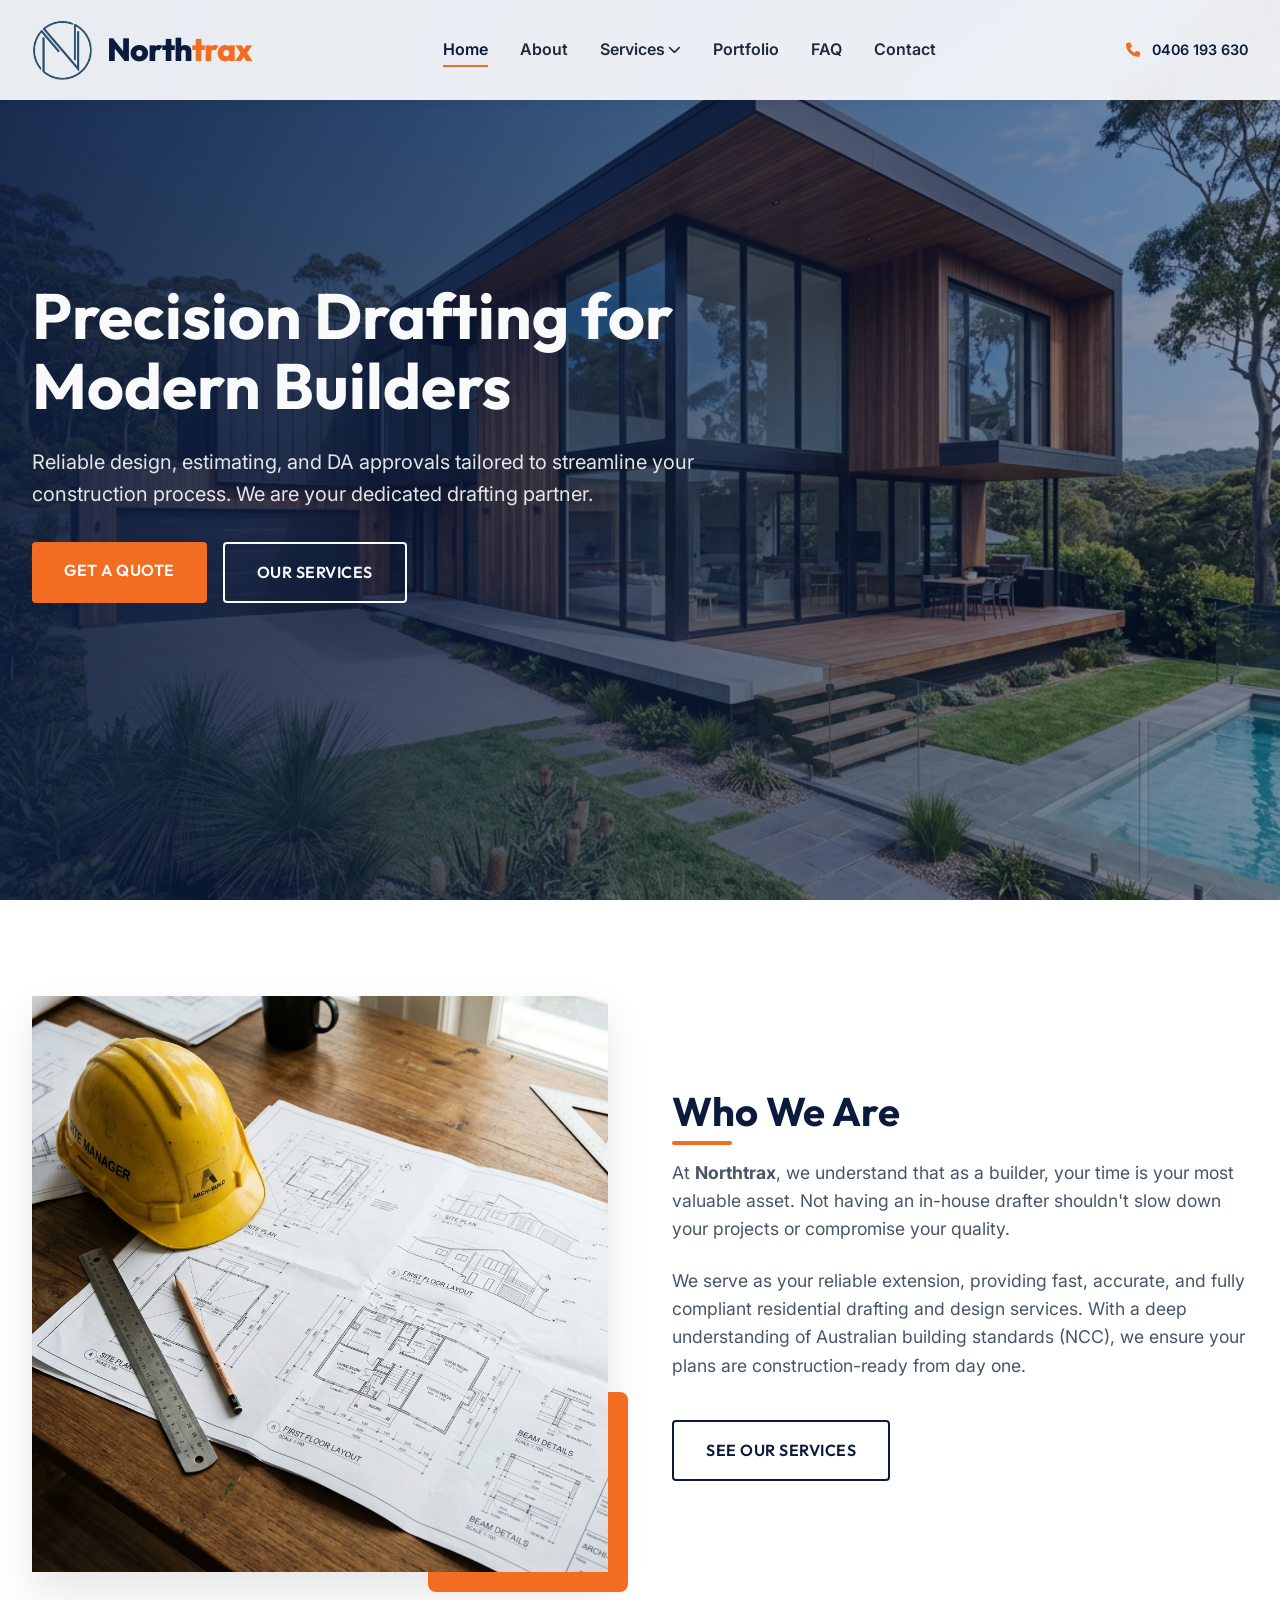
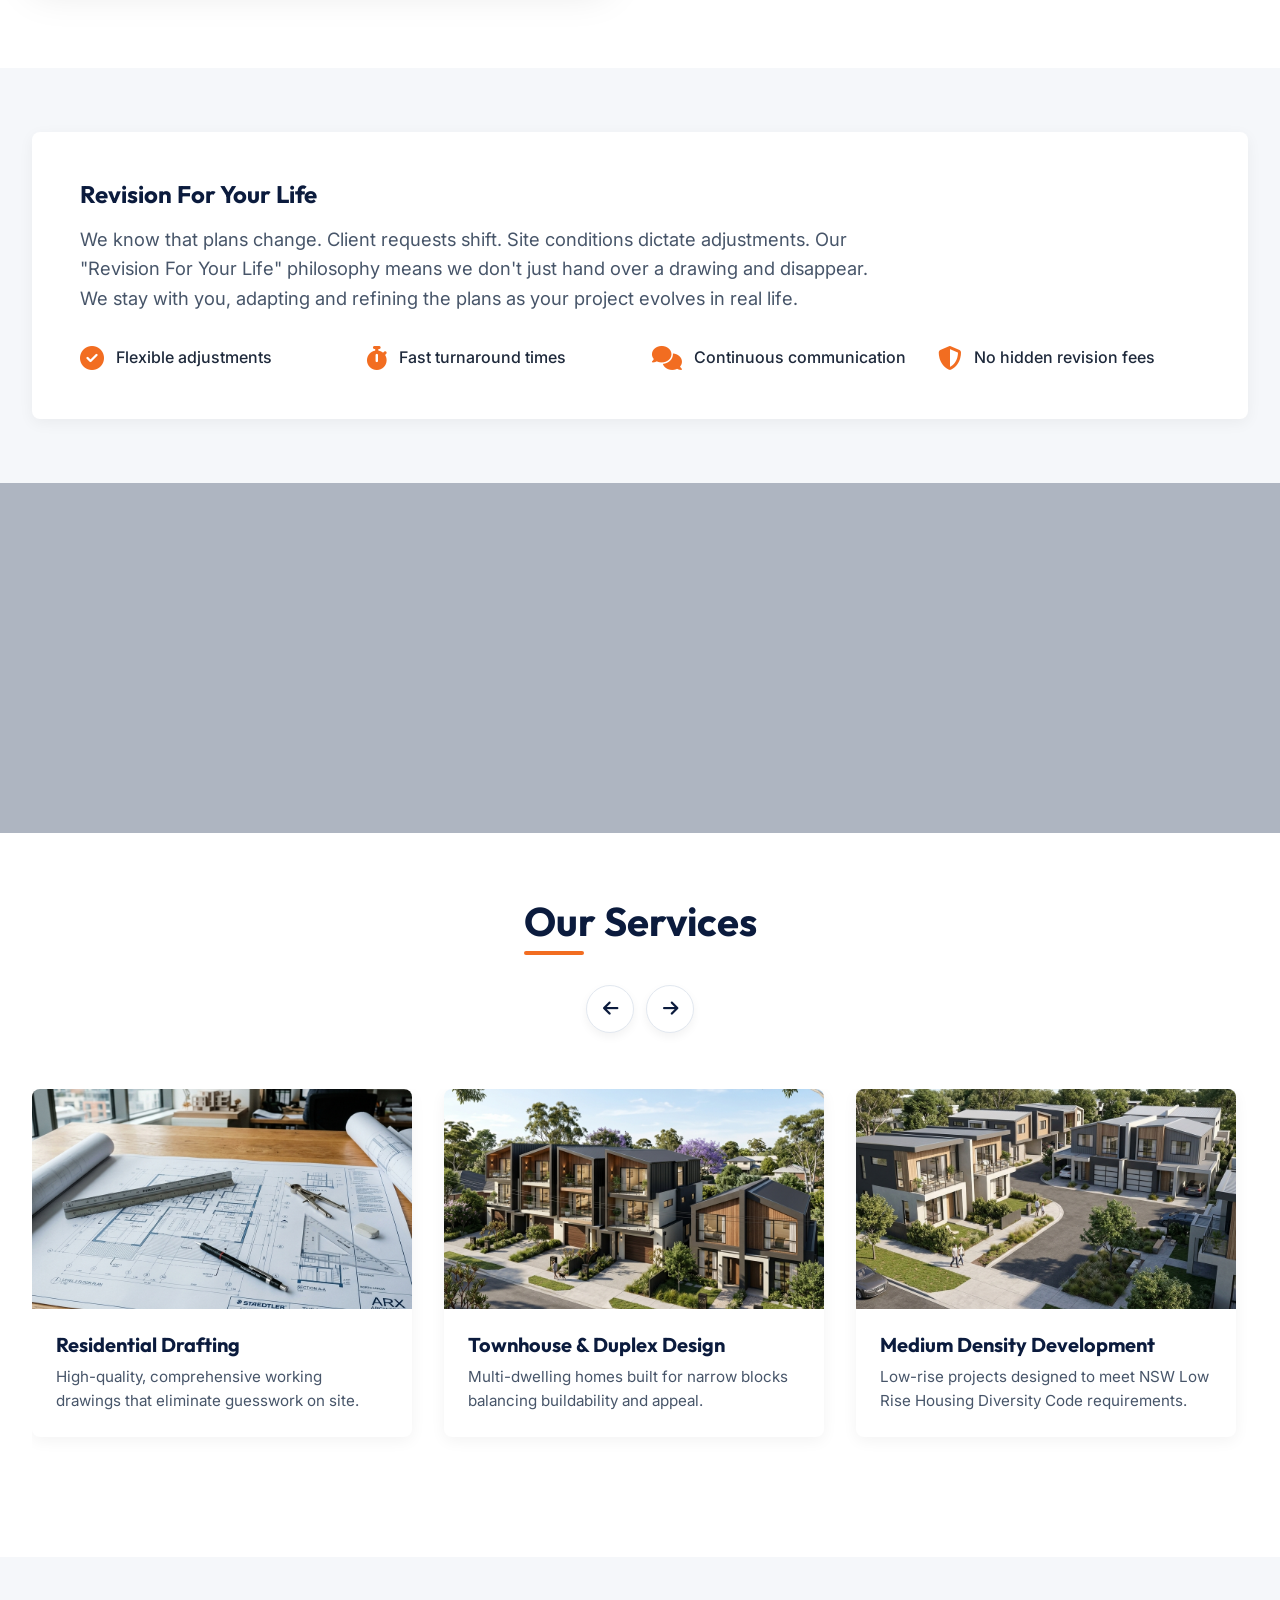
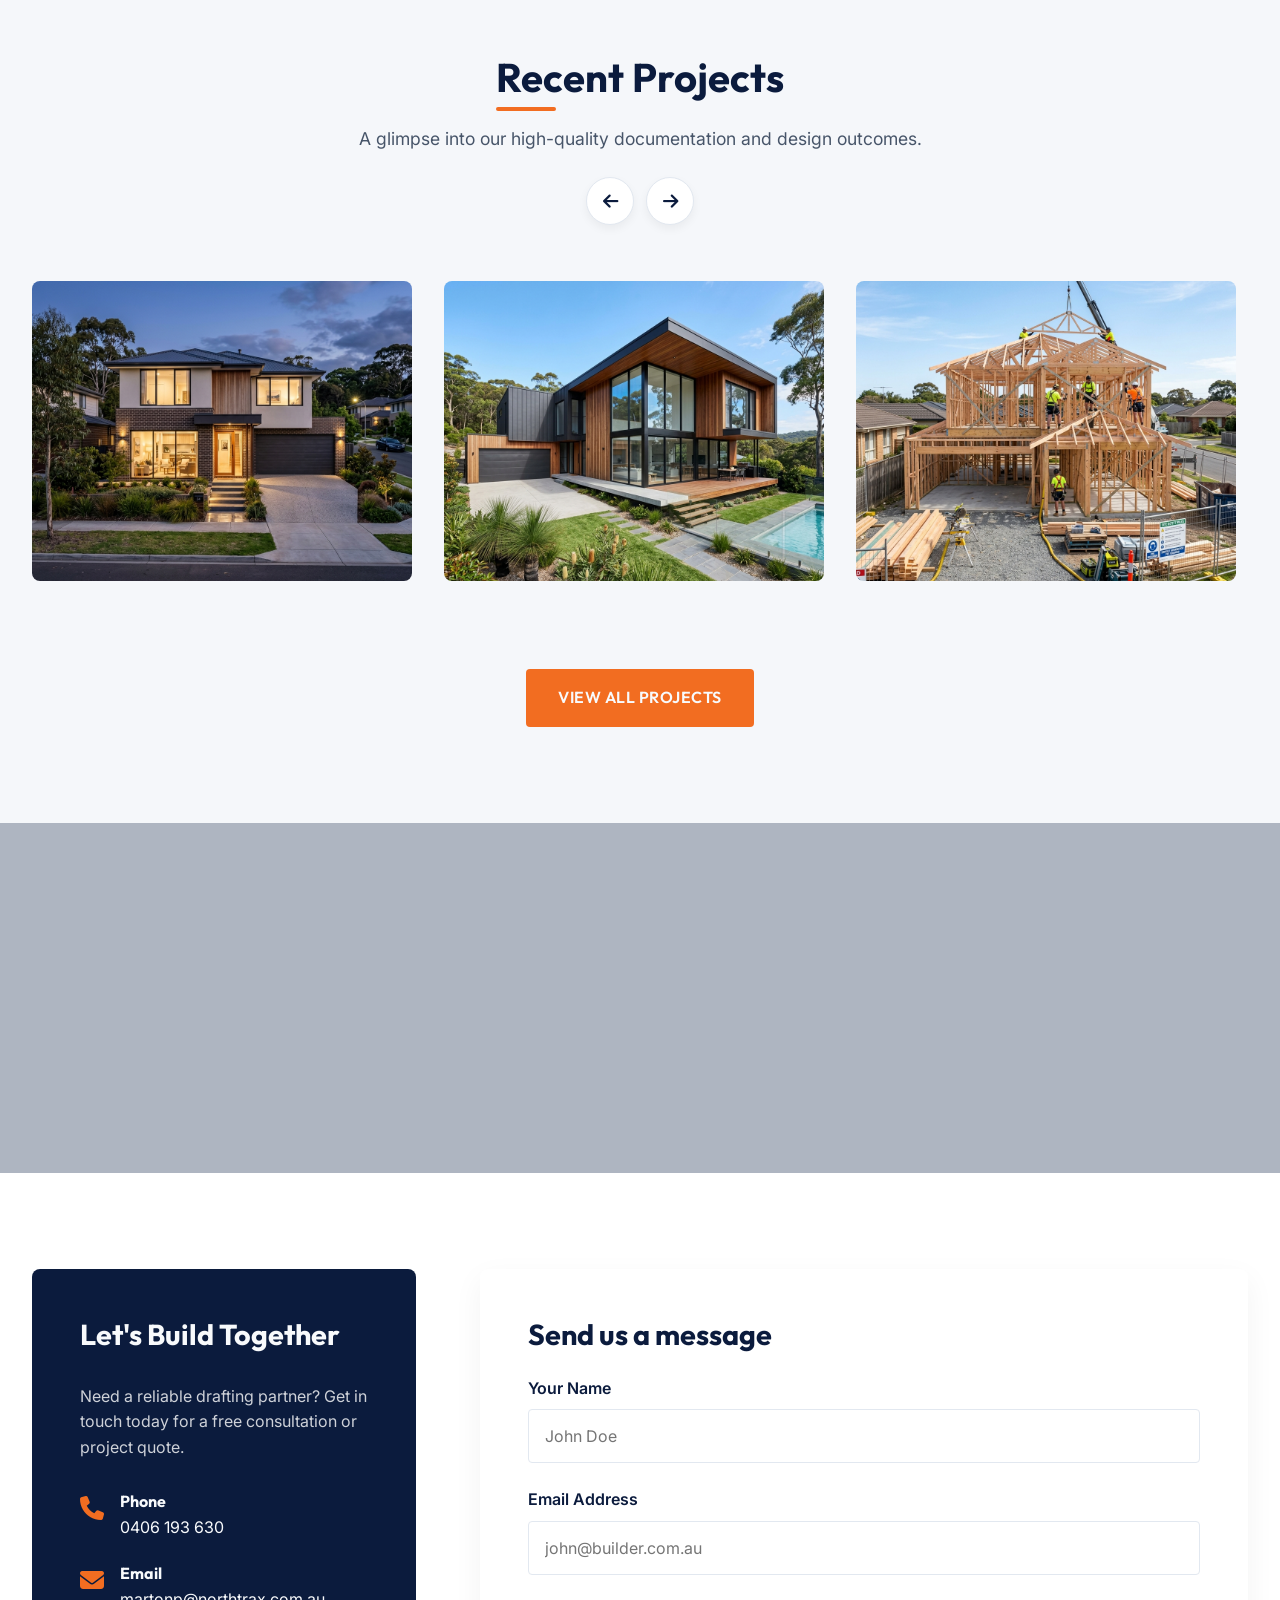
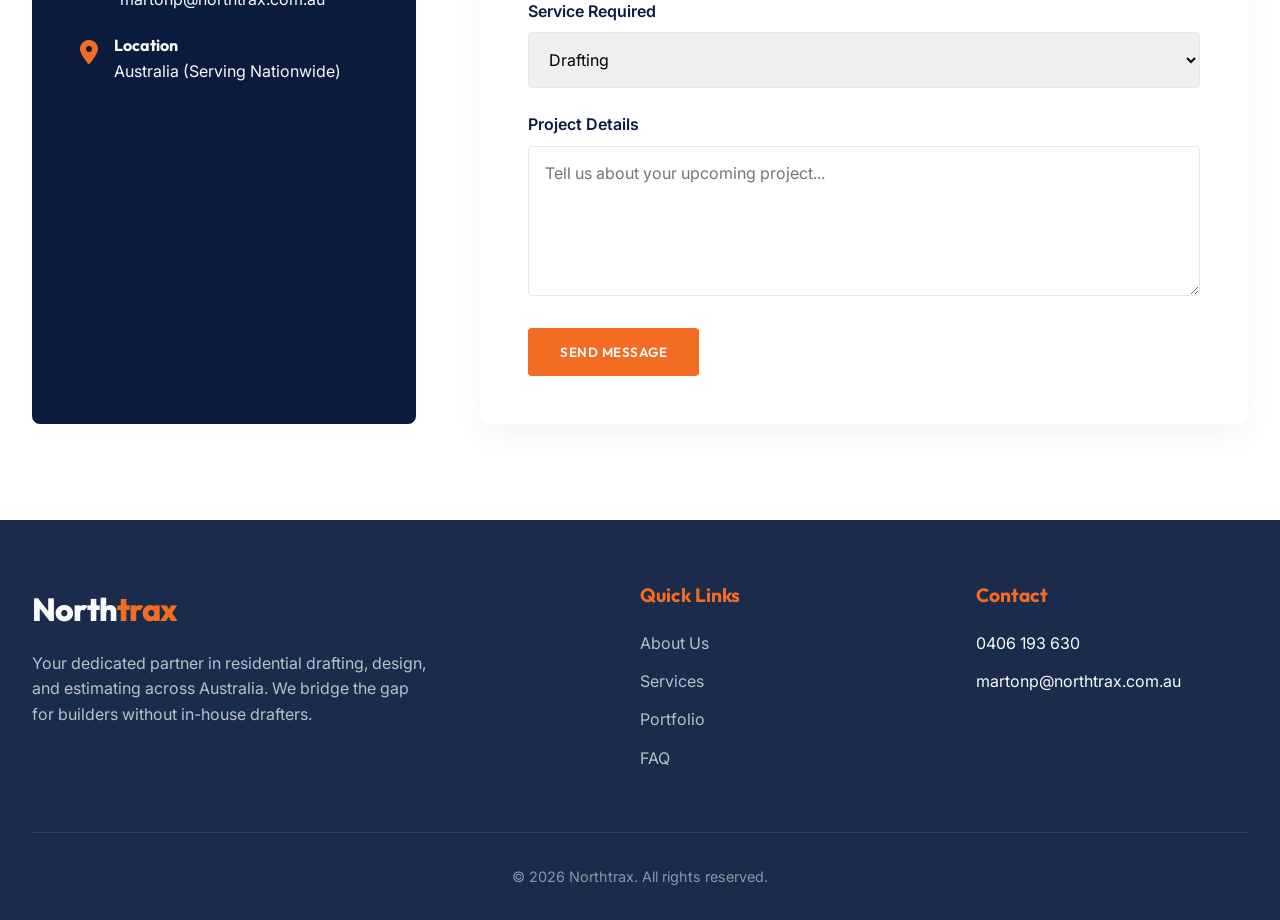
<file: index.html>
<!DOCTYPE html>
<html lang="en">
<head>
  <meta charset="UTF-8">
  <meta name="viewport" content="width=device-width, initial-scale=1.0">
  <title>Northtrax | Professional Drafting & Design Services</title>
  <meta name="description" content="Northtrax provides reliable, precise, and professional residential drafting, design, and estimating services for builders across Australia.">
  
  <!-- Fonts -->
  <link rel="preconnect" href="https://fonts.googleapis.com">
  <link rel="preconnect" href="https://fonts.gstatic.com" crossorigin>
  <link href="https://fonts.googleapis.com/css2?family=Inter:wght@400;500;600&family=Outfit:wght@400;600;700;800&display=swap" rel="stylesheet">
  
  <!-- Icons -->
  <link rel="stylesheet" href="https://cdnjs.cloudflare.com/ajax/libs/font-awesome/6.4.0/css/all.min.css">
  
  <!-- CSS -->
  <link rel="stylesheet" href="styles.css">
</head>
<body>

  <!-- Header -->
  <header>
    <div class="nav-container">
      <a href="index.html" class="logo" style="display: flex; align-items: center; gap: 15px;">
        <img src="assets/logo.png" alt="Northtrax Logo" style="height: 60px; width: auto;">
        <div style="display: inline-block;">North<span>trax</span></div>
      </a>
      
      <nav class="nav-links">
        <a href="#home" class="active">Home</a>
        <a href="#about">About</a>
        <div class="nav-dropdown">
          <a href="services.html" class="dropdown-toggle">Services <i class="fa-solid fa-chevron-down" style="font-size: 0.8em; margin-left: 3px;"></i></a>
          <div class="dropdown-menu">
            <a href="services.html#srv-drafting">Residential Drafting</a>
            <a href="services.html#srv-townhouse-duplex">Townhouse & Duplex Design</a>
            <a href="services.html#srv-medium-density">Medium Density Development</a>
            <a href="services.html#srv-3d-rendering">3D Rendering & Visualisation</a>
            <a href="services.html#srv-consulting-estimating">Consulting & Estimating</a>
            <a href="services.html#srv-property-development">Property Development Support</a>
          </div>
        </div>
        <a href="portfolio.html">Portfolio</a>
        <a href="faq.html">FAQ</a>
        <a href="#contact">Contact</a>
      </nav>

      <div class="contact-info-top">
        <span><i class="fa-solid fa-phone"></i> 0406 193 630</span>
      </div>

      <div class="mobile-menu-btn">
        <i class="fa-solid fa-bars"></i>
      </div>
    </div>
  </header>

  <!-- Hero Section -->
  <section id="home" class="hero" style="background-image: url('assets/hero_bg_1779926482431.png');">
    <div class="container">
      <div class="hero-content reveal">
        <h1>Precision Drafting for Modern Builders</h1>
        <p>Reliable design, estimating, and DA approvals tailored to streamline your construction process. We are your dedicated drafting partner.</p>
        <div class="hero-btns">
          <a href="#contact" class="btn btn-primary">Get a Quote</a>
          <a href="services.html" class="btn btn-outline-light">Our Services</a>
        </div>
      </div>
    </div>
  </section>

  <!-- About Section -->
  <section id="about" class="bg-white">
    <div class="container grid-2">
      <div class="about-img reveal">
        <img src="assets/about_blueprint_1779926500783.png" alt="Architectural Blueprints">
      </div>
      <div class="about-text reveal">
        <h2 class="section-title">Who We Are</h2>
        <p>At <strong>Northtrax</strong>, we understand that as a builder, your time is your most valuable asset. Not having an in-house drafter shouldn't slow down your projects or compromise your quality.</p>
        <p>We serve as your reliable extension, providing fast, accurate, and fully compliant residential drafting and design services. With a deep understanding of Australian building standards (NCC), we ensure your plans are construction-ready from day one.</p>
        <a href="services.html" class="btn btn-outline" style="margin-top: 1rem;">See Our Services</a>
      </div>
    </div>
  </section>

  <!-- Revision for your life block -->
  <section class="bg-light" style="padding: 4rem 0;">
    <div class="container">
      <div class="reveal" style="background: var(--bg-white, #fff); padding: 3rem; border-radius: 8px; box-shadow: 0 4px 15px rgba(0,0,0,0.05);">
        <h2 style="color: var(--primary-navy); margin-bottom: 1rem;">Revision For Your Life</h2>
        <p style="font-size: 1.15rem; color: var(--text-gray); margin-bottom: 2rem; max-width: 800px;">
          We know that plans change. Client requests shift. Site conditions dictate adjustments. Our "Revision For Your Life" philosophy means we don't just hand over a drawing and disappear. We stay with you, adapting and refining the plans as your project evolves in real life.
        </p>
        <div style="display: grid; grid-template-columns: repeat(auto-fit, minmax(200px, 1fr)); gap: 1.5rem;">
          <div style="display: flex; align-items: center; gap: 0.75rem;">
            <i class="fa-solid fa-check-circle" style="color: var(--accent-orange); font-size: 1.5rem;"></i>
            <span style="font-weight: 500;">Flexible adjustments</span>
          </div>
          <div style="display: flex; align-items: center; gap: 0.75rem;">
            <i class="fa-solid fa-stopwatch" style="color: var(--accent-orange); font-size: 1.5rem;"></i>
            <span style="font-weight: 500;">Fast turnaround times</span>
          </div>
          <div style="display: flex; align-items: center; gap: 0.75rem;">
            <i class="fa-solid fa-comments" style="color: var(--accent-orange); font-size: 1.5rem;"></i>
            <span style="font-weight: 500;">Continuous communication</span>
          </div>
          <div style="display: flex; align-items: center; gap: 0.75rem;">
            <i class="fa-solid fa-shield-halved" style="color: var(--accent-orange); font-size: 1.5rem;"></i>
            <span style="font-weight: 500;">No hidden revision fees</span>
          </div>
        </div>
      </div>
    </div>
  </section>

  <!-- Image Ribbon Slider -->
  <section class="ribbon-slider-section" id="ribbon-slider" style="position: relative; height: 350px; background-image: url('assets/portfolio_2_1779926530004.png'); background-size: cover; background-position: center; background-attachment: fixed; transition: background-image 1s ease-in-out;">
    <div style="position: absolute; top:0; left:0; width:100%; height:100%; background: rgba(11,27,61,0.3); z-index: 1;"></div>
  </section>

  <!-- Services Section -->
  <section class="services-row-section" style="padding: 4rem 0; background: var(--bg-white, #fff);">
    <div class="container">
      <div class="text-center reveal" style="margin-bottom: 2.5rem;">
        <h2 class="section-title">Our Services</h2>
        <div style="display: flex; gap: 12px; justify-content: center; margin-top: 1.5rem;">
          <button id="srvPrev" class="slider-arrow" aria-label="Previous Services"><i class="fa-solid fa-arrow-left"></i></button>
          <button id="srvNext" class="slider-arrow" aria-label="Next Services"><i class="fa-solid fa-arrow-right"></i></button>
        </div>
      </div>
      
      <div class="portfolio-slider-wrapper reveal">
        <div class="portfolio-slider" id="services-slider">
          
          <div class="service-card" onclick="window.location.href='services.html#srv-drafting'">
            <img src="assets/srv_drafting_1781744736306.png" alt="Residential Drafting">
            <div class="service-card-content">
              <h3>Residential Drafting</h3>
              <p>High-quality, comprehensive working drawings that eliminate guesswork on site.</p>
            </div>
          </div>

          <div class="service-card" onclick="window.location.href='services.html#srv-townhouse-duplex'">
            <img src="assets/srv_townhouse_1781744755090.png" alt="Townhouse & Duplex Design">
            <div class="service-card-content">
              <h3>Townhouse & Duplex Design</h3>
              <p>Multi-dwelling homes built for narrow blocks balancing buildability and appeal.</p>
            </div>
          </div>

          <div class="service-card" onclick="window.location.href='services.html#srv-medium-density'">
            <img src="assets/srv_medium_density_1781744768764.png" alt="Medium Density Development">
            <div class="service-card-content">
              <h3>Medium Density Development</h3>
              <p>Low-rise projects designed to meet NSW Low Rise Housing Diversity Code requirements.</p>
            </div>
          </div>

          <div class="service-card" onclick="window.location.href='services.html#srv-3d-rendering'">
            <img src="assets/srv_3d_render_1781744783478.png" alt="3D Rendering & Visualisation">
            <div class="service-card-content">
              <h3>3D Rendering & Visualisation</h3>
              <p>Photorealistic 3D visuals that bring designs to life before a single brick is laid.</p>
            </div>
          </div>

          <div class="service-card" onclick="window.location.href='services.html#srv-consulting-estimating'">
            <img src="assets/srv_consulting_1781744797704.png" alt="Development Consulting & Estimating">
            <div class="service-card-content">
              <h3>Development Consulting</h3>
              <p>Expert advice to understand what your site can deliver and what it will cost.</p>
            </div>
          </div>

          <div class="service-card" onclick="window.location.href='services.html#srv-property-development'">
            <img src="assets/srv_property_dev_1781744816630.png" alt="Property Development Support">
            <div class="service-card-content">
              <h3>Property Development</h3>
              <p>End-to-end project support managing design, approvals, and delivery.</p>
            </div>
          </div>

        </div>
      </div>
    </div>
  </section>

  <!-- Portfolio Preview Slider -->
  <section class="bg-light">
    <div class="container">
      <div class="text-center reveal" style="margin-bottom: 2.5rem;">
        <h2 class="section-title">Recent Projects</h2>
        <p style="color: var(--text-gray); font-size: 1.1rem; margin-top: 0.5rem; max-width: 600px; margin-left: auto; margin-right: auto;">A glimpse into our high-quality documentation and design outcomes.</p>
        <div style="display: flex; gap: 12px; justify-content: center; margin-top: 1.5rem;">
          <button id="projPrev" class="slider-arrow" aria-label="Previous Projects"><i class="fa-solid fa-arrow-left"></i></button>
          <button id="projNext" class="slider-arrow" aria-label="Next Projects"><i class="fa-solid fa-arrow-right"></i></button>
        </div>
      </div>

      <div class="portfolio-slider-wrapper reveal">
        <div class="portfolio-slider" id="projects-slider">
          <!-- Project 1 -->
          <div class="portfolio-item" onclick="window.location.href='portfolio.html'">
            <img src="assets/portfolio_1_1779926516199.png" alt="Modern Suburbia">
            <div class="portfolio-overlay">
              <h3>Modern Suburbia</h3>
              <p>Design & Drafting</p>
            </div>
          </div>
          <!-- Project 2 -->
          <div class="portfolio-item" onclick="window.location.href='portfolio.html'">
            <img src="assets/hero_bg_1779926482431.png" alt="Coastal Retreat">
            <div class="portfolio-overlay">
              <h3>Coastal Retreat</h3>
              <p>Drafting & DA Approvals</p>
            </div>
          </div>
          <!-- Project 3 -->
          <div class="portfolio-item" onclick="window.location.href='portfolio.html'">
            <img src="assets/portfolio_2_1779926530004.png" alt="Urban Duplex">
            <div class="portfolio-overlay">
              <h3>Urban Duplex Construction</h3>
              <p>Estimating & Consulting</p>
            </div>
          </div>
          <!-- Project 4 -->
          <div class="portfolio-item" onclick="window.location.href='portfolio.html'">
            <img src="assets/srv_townhouse_1781744755090.png" alt="Luxury Townhouses">
            <div class="portfolio-overlay">
              <h3>Luxury Terrace Living</h3>
              <p>Townhouse & Duplex Design</p>
            </div>
          </div>
          <!-- Project 5 -->
          <div class="portfolio-item" onclick="window.location.href='portfolio.html'">
            <img src="assets/srv_3d_render_1781744783478.png" alt="Contemporary Villa 3D">
            <div class="portfolio-overlay">
              <h3>Contemporary Villa</h3>
              <p>3D Rendering & Visualisation</p>
            </div>
          </div>
          <!-- Project 6 -->
          <div class="portfolio-item" onclick="window.location.href='portfolio.html'">
            <img src="assets/srv_medium_density_1781744768764.png" alt="Medium Density Terraces">
            <div class="portfolio-overlay">
              <h3>Parkside Multi-Dwelling</h3>
              <p>Medium Density Development</p>
            </div>
          </div>
        </div>
      </div>

      <div class="view-all-wrapper reveal" style="margin-top: 2rem;">
        <a href="portfolio.html" class="btn btn-primary">View All Projects</a>
      </div>
    </div>
  </section>

  <!-- Image Ribbon Slider 2 -->
  <section class="ribbon-slider-section" id="ribbon-slider-2" style="position: relative; height: 350px; background-image: url('assets/portfolio_1_1779926516199.png'); background-size: cover; background-position: center; background-attachment: fixed; transition: background-image 1s ease-in-out;">
    <div style="position: absolute; top:0; left:0; width:100%; height:100%; background: rgba(11,27,61,0.3); z-index: 1;"></div>
  </section>

  <!-- Contact -->
  <section id="contact" class="bg-white">
    <div class="container contact-grid">
      <div class="contact-info reveal">
        <h3>Let's Build Together</h3>
        <p style="margin-bottom: 2rem; color: rgba(255,255,255,0.8);">Need a reliable drafting partner? Get in touch today for a free consultation or project quote.</p>
        
        <div class="contact-detail">
          <i class="fa-solid fa-phone"></i>
          <div>
            <h4 style="margin-bottom: 0.2rem;">Phone</h4>
            <p>0406 193 630</p>
          </div>
        </div>
        
        <div class="contact-detail">
          <i class="fa-solid fa-envelope"></i>
          <div>
            <h4 style="margin-bottom: 0.2rem;">Email</h4>
            <p>martonp@northtrax.com.au</p>
          </div>
        </div>
        
        <div class="contact-detail">
          <i class="fa-solid fa-location-dot"></i>
          <div>
            <h4 style="margin-bottom: 0.2rem;">Location</h4>
            <p>Australia (Serving Nationwide)</p>
          </div>
        </div>
      </div>

      <div class="contact-form reveal">
        <h3 style="margin-bottom: 1.5rem; font-size: 1.8rem; color: var(--primary-navy);">Send us a message</h3>
        <form>
          <div class="form-group">
            <label for="name">Your Name</label>
            <input type="text" id="name" class="form-control" placeholder="John Doe" required>
          </div>
          <div class="form-group">
            <label for="email">Email Address</label>
            <input type="email" id="email" class="form-control" placeholder="john@builder.com.au" required>
          </div>
          <div class="form-group">
            <label for="service">Service Required</label>
            <select id="service" class="form-control">
              <option value="drafting">Drafting</option>
              <option value="design">Design</option>
              <option value="estimating">Estimating</option>
              <option value="da">DA Approvals</option>
              <option value="other">Other</option>
            </select>
          </div>
          <div class="form-group">
            <label for="message">Project Details</label>
            <textarea id="message" class="form-control" placeholder="Tell us about your upcoming project..."></textarea>
          </div>
          <button type="submit" class="btn btn-primary">Send Message</button>
        </form>
      </div>
    </div>
  </section>

  <!-- Footer -->
  <footer>
    <div class="container">
      <div class="footer-grid">
        <div class="footer-about">
          <a href="index.html" class="logo" style="color: var(--text-light);">North<span>trax</span></a>
          <p>Your dedicated partner in residential drafting, design, and estimating across Australia. We bridge the gap for builders without in-house drafters.</p>
        </div>
        <div class="footer-links">
          <h4>Quick Links</h4>
          <ul>
            <li><a href="#about">About Us</a></li>
            <li><a href="services.html">Services</a></li>
            <li><a href="portfolio.html">Portfolio</a></li>
            <li><a href="faq.html">FAQ</a></li>
          </ul>
        </div>
        <div class="footer-links">
          <h4>Contact</h4>
          <ul>
            <li>0406 193 630</li>
            <li>martonp@northtrax.com.au</li>
          </ul>
        </div>
      </div>
      <div class="footer-bottom">
        <p>&copy; 2026 Northtrax. All rights reserved.</p>
      </div>
    </div>
  </footer>

  <script src="script.js"></script>
</body>
</html>
</file>
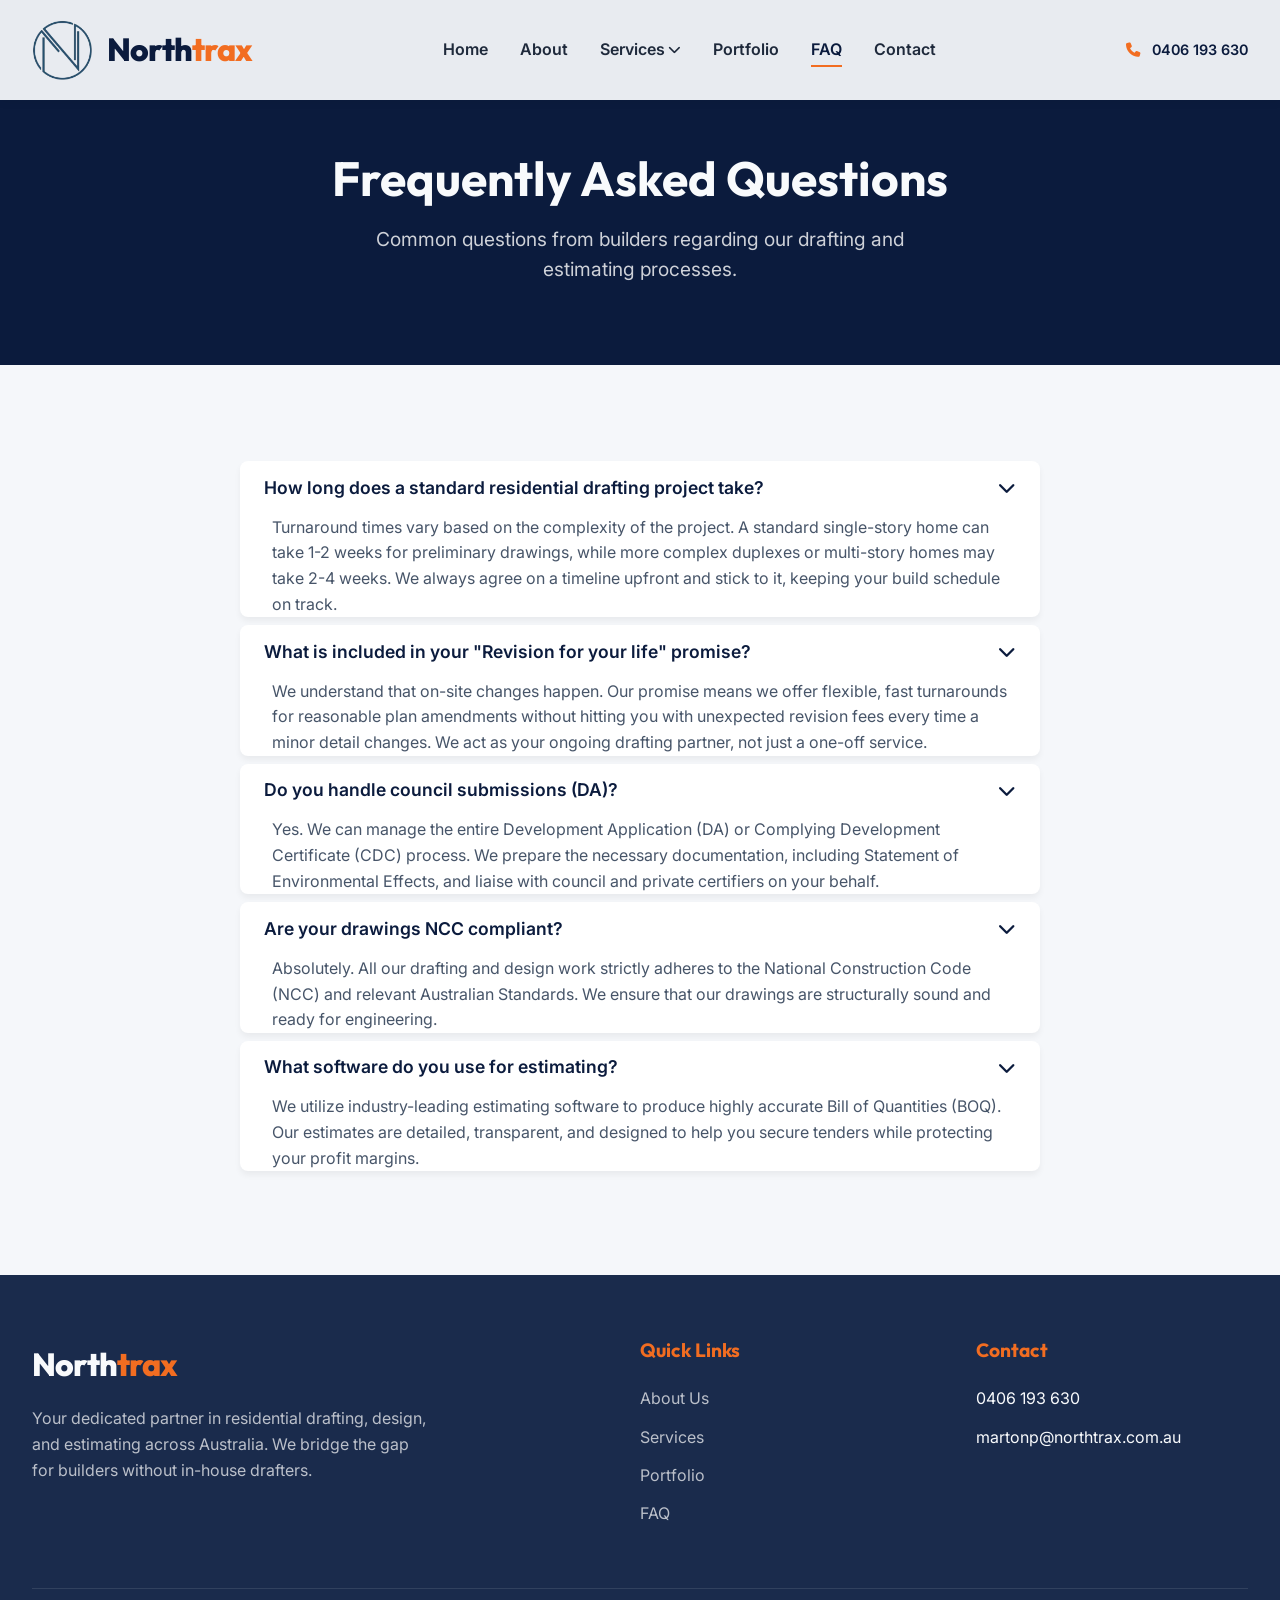
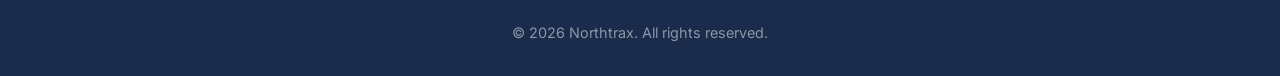
<file: faq.html>
<!DOCTYPE html>
<html lang="en">
<head>
  <meta charset="UTF-8">
  <meta name="viewport" content="width=device-width, initial-scale=1.0">
  <title>FAQ | Northtrax</title>
  <meta name="description" content="Frequently Asked Questions about our drafting and design services for Australian builders.">
  
  <link rel="preconnect" href="https://fonts.googleapis.com">
  <link rel="preconnect" href="https://fonts.gstatic.com" crossorigin>
  <link href="https://fonts.googleapis.com/css2?family=Inter:wght@400;500;600&family=Outfit:wght@400;600;700;800&display=swap" rel="stylesheet">
  <link rel="stylesheet" href="https://cdnjs.cloudflare.com/ajax/libs/font-awesome/6.4.0/css/all.min.css">
  <link rel="stylesheet" href="styles.css">
</head>
<body>

  <!-- Header -->
  <header>
    <div class="nav-container">
      <a href="index.html" class="logo" style="display: flex; align-items: center; gap: 15px;">
        <img src="assets/logo.png" alt="Northtrax Logo" style="height: 60px; width: auto;">
        <div style="display: inline-block;">North<span>trax</span></div>
      </a>
      
      <nav class="nav-links">
        <a href="index.html">Home</a>
        <a href="index.html#about">About</a>
        <div class="nav-dropdown">
          <a href="services.html" class="dropdown-toggle">Services <i class="fa-solid fa-chevron-down" style="font-size: 0.8em; margin-left: 3px;"></i></a>
          <div class="dropdown-menu">
            <a href="services.html#srv-drafting">Residential Drafting</a>
            <a href="services.html#srv-townhouse-duplex">Townhouse & Duplex Design</a>
            <a href="services.html#srv-medium-density">Medium Density Development</a>
            <a href="services.html#srv-3d-rendering">3D Rendering & Visualisation</a>
            <a href="services.html#srv-consulting-estimating">Consulting & Estimating</a>
            <a href="services.html#srv-property-development">Property Development Support</a>
          </div>
        </div>
        <a href="portfolio.html">Portfolio</a>
        <a href="faq.html" class="active">FAQ</a>
        <a href="index.html#contact">Contact</a>
      </nav>

      <div class="contact-info-top">
        <span><i class="fa-solid fa-phone"></i> 0406 193 630</span>
      </div>

      <div class="mobile-menu-btn">
        <i class="fa-solid fa-bars"></i>
      </div>
    </div>
  </header>

  <!-- Page Header -->
  <section class="page-header">
    <div class="container">
      <h1 class="reveal">Frequently Asked Questions</h1>
      <p class="reveal">Common questions from builders regarding our drafting and estimating processes.</p>
    </div>
  </section>

  <!-- FAQ Section -->
  <section class="bg-light">
    <div class="container">
      <div class="faq-container reveal">
        
        <!-- Question 1 -->
        <div class="accordion-item">
          <div class="accordion-header">
            How long does a standard residential drafting project take?
            <i class="fa-solid fa-chevron-down"></i>
          </div>
          <div class="accordion-content">
            <p>Turnaround times vary based on the complexity of the project. A standard single-story home can take 1-2 weeks for preliminary drawings, while more complex duplexes or multi-story homes may take 2-4 weeks. We always agree on a timeline upfront and stick to it, keeping your build schedule on track.</p>
          </div>
        </div>

        <!-- Question 2 -->
        <div class="accordion-item">
          <div class="accordion-header">
            What is included in your "Revision for your life" promise?
            <i class="fa-solid fa-chevron-down"></i>
          </div>
          <div class="accordion-content">
            <p>We understand that on-site changes happen. Our promise means we offer flexible, fast turnarounds for reasonable plan amendments without hitting you with unexpected revision fees every time a minor detail changes. We act as your ongoing drafting partner, not just a one-off service.</p>
          </div>
        </div>

        <!-- Question 3 -->
        <div class="accordion-item">
          <div class="accordion-header">
            Do you handle council submissions (DA)?
            <i class="fa-solid fa-chevron-down"></i>
          </div>
          <div class="accordion-content">
            <p>Yes. We can manage the entire Development Application (DA) or Complying Development Certificate (CDC) process. We prepare the necessary documentation, including Statement of Environmental Effects, and liaise with council and private certifiers on your behalf.</p>
          </div>
        </div>

        <!-- Question 4 -->
        <div class="accordion-item">
          <div class="accordion-header">
            Are your drawings NCC compliant?
            <i class="fa-solid fa-chevron-down"></i>
          </div>
          <div class="accordion-content">
            <p>Absolutely. All our drafting and design work strictly adheres to the National Construction Code (NCC) and relevant Australian Standards. We ensure that our drawings are structurally sound and ready for engineering.</p>
          </div>
        </div>

        <!-- Question 5 -->
        <div class="accordion-item">
          <div class="accordion-header">
            What software do you use for estimating?
            <i class="fa-solid fa-chevron-down"></i>
          </div>
          <div class="accordion-content">
            <p>We utilize industry-leading estimating software to produce highly accurate Bill of Quantities (BOQ). Our estimates are detailed, transparent, and designed to help you secure tenders while protecting your profit margins.</p>
          </div>
        </div>

      </div>
    </div>
  </section>

  <!-- Footer -->
  <footer>
    <div class="container">
      <div class="footer-grid">
        <div class="footer-about">
          <a href="index.html" class="logo" style="color: var(--text-light);">North<span>trax</span></a>
          <p>Your dedicated partner in residential drafting, design, and estimating across Australia. We bridge the gap for builders without in-house drafters.</p>
        </div>
        <div class="footer-links">
          <h4>Quick Links</h4>
          <ul>
            <li><a href="index.html#about">About Us</a></li>
            <li><a href="services.html">Services</a></li>
            <li><a href="portfolio.html">Portfolio</a></li>
            <li><a href="faq.html">FAQ</a></li>
          </ul>
        </div>
        <div class="footer-links">
          <h4>Contact</h4>
          <ul>
            <li>0406 193 630</li>
            <li>martonp@northtrax.com.au</li>
          </ul>
        </div>
      </div>
      <div class="footer-bottom">
        <p>&copy; 2026 Northtrax. All rights reserved.</p>
      </div>
    </div>
  </footer>

  <script src="script.js"></script>
</body>
</html>
</file>
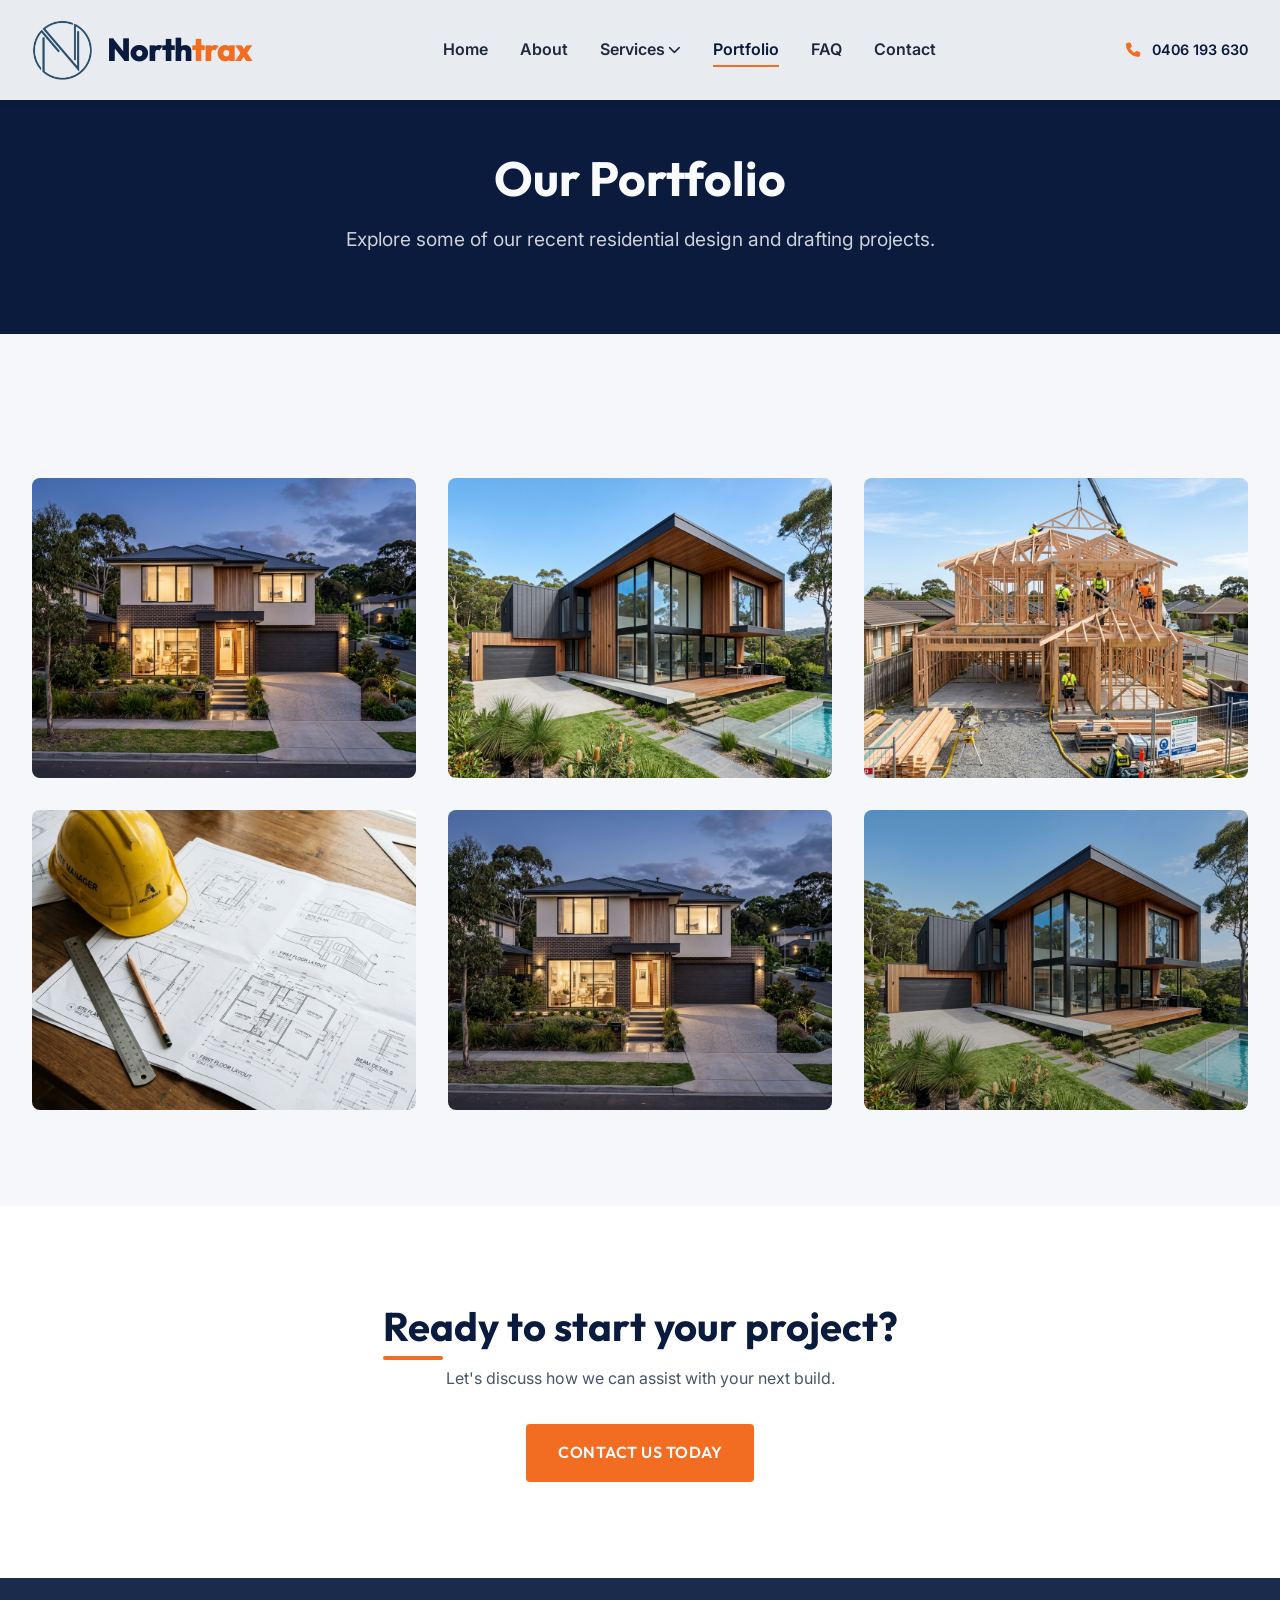
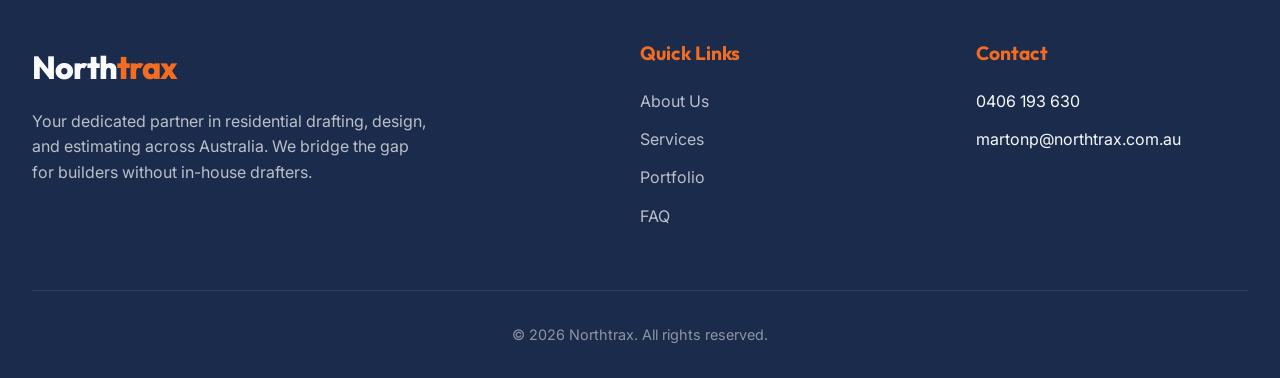
<file: portfolio.html>
<!DOCTYPE html>
<html lang="en">
<head>
  <meta charset="UTF-8">
  <meta name="viewport" content="width=device-width, initial-scale=1.0">
  <title>Portfolio | Northtrax</title>
  <meta name="description" content="View our recent drafting and design projects across Australia.">
  
  <link rel="preconnect" href="https://fonts.googleapis.com">
  <link rel="preconnect" href="https://fonts.gstatic.com" crossorigin>
  <link href="https://fonts.googleapis.com/css2?family=Inter:wght@400;500;600&family=Outfit:wght@400;600;700;800&display=swap" rel="stylesheet">
  <link rel="stylesheet" href="https://cdnjs.cloudflare.com/ajax/libs/font-awesome/6.4.0/css/all.min.css">
  <link rel="stylesheet" href="styles.css">
</head>
<body>

  <!-- Header -->
  <header>
    <div class="nav-container">
      <a href="index.html" class="logo" style="display: flex; align-items: center; gap: 15px;">
        <img src="assets/logo.png" alt="Northtrax Logo" style="height: 60px; width: auto;">
        <div style="display: inline-block;">North<span>trax</span></div>
      </a>
      
      <nav class="nav-links">
        <a href="index.html">Home</a>
        <a href="index.html#about">About</a>
        <div class="nav-dropdown">
          <a href="services.html" class="dropdown-toggle">Services <i class="fa-solid fa-chevron-down" style="font-size: 0.8em; margin-left: 3px;"></i></a>
          <div class="dropdown-menu">
            <a href="services.html#srv-drafting">Residential Drafting</a>
            <a href="services.html#srv-townhouse-duplex">Townhouse & Duplex Design</a>
            <a href="services.html#srv-medium-density">Medium Density Development</a>
            <a href="services.html#srv-3d-rendering">3D Rendering & Visualisation</a>
            <a href="services.html#srv-consulting-estimating">Consulting & Estimating</a>
            <a href="services.html#srv-property-development">Property Development Support</a>
          </div>
        </div>
        <a href="portfolio.html" class="active">Portfolio</a>
        <a href="faq.html">FAQ</a>
        <a href="index.html#contact">Contact</a>
      </nav>

      <div class="contact-info-top">
        <span><i class="fa-solid fa-phone"></i> 0406 193 630</span>
      </div>

      <div class="mobile-menu-btn">
        <i class="fa-solid fa-bars"></i>
      </div>
    </div>
  </header>

  <!-- Page Header -->
  <section class="page-header">
    <div class="container">
      <h1 class="reveal">Our Portfolio</h1>
      <p class="reveal">Explore some of our recent residential design and drafting projects.</p>
    </div>
  </section>

  <!-- Portfolio Full -->
  <section class="bg-light">
    <div class="container">
      <div class="portfolio-grid reveal">
        <!-- Item 1 -->
        <div class="portfolio-item">
          <img src="assets/portfolio_1_1779926516199.png" alt="Modern Suburbia">
          <div class="portfolio-overlay">
            <h3>Modern Suburbia</h3>
            <p>Design & Drafting</p>
          </div>
        </div>
        <!-- Item 2 -->
        <div class="portfolio-item">
          <img src="assets/hero_bg_1779926482431.png" alt="Coastal Retreat">
          <div class="portfolio-overlay">
            <h3>Coastal Retreat</h3>
            <p>Drafting & DA</p>
          </div>
        </div>
        <!-- Item 3 -->
        <div class="portfolio-item">
          <img src="assets/portfolio_2_1779926530004.png" alt="Urban Duplex">
          <div class="portfolio-overlay">
            <h3>Urban Duplex Construction</h3>
            <p>Estimating</p>
          </div>
        </div>
        <!-- Item 4 (Reusing for demo) -->
        <div class="portfolio-item">
          <img src="assets/about_blueprint_1779926500783.png" alt="Plans">
          <div class="portfolio-overlay">
            <h3>Granny Flat Addition</h3>
            <p>Drafting</p>
          </div>
        </div>
        <!-- Item 5 -->
        <div class="portfolio-item">
          <img src="assets/portfolio_1_1779926516199.png" alt="High End Residential" style="filter: grayscale(20%);">
          <div class="portfolio-overlay">
            <h3>High End Residential</h3>
            <p>Design & DA</p>
          </div>
        </div>
        <!-- Item 6 -->
        <div class="portfolio-item">
          <img src="assets/hero_bg_1779926482431.png" alt="Townhouse Development" style="filter: brightness(80%);">
          <div class="portfolio-overlay">
            <h3>Townhouse Development</h3>
            <p>Full Service</p>
          </div>
        </div>
      </div>
    </div>
  </section>

  <!-- CTA -->
  <section class="bg-white text-center">
    <div class="container reveal">
      <h2 class="section-title center">Ready to start your project?</h2>
      <p style="margin-bottom: 2rem; color: var(--text-gray);">Let's discuss how we can assist with your next build.</p>
      <a href="index.html#contact" class="btn btn-primary">Contact Us Today</a>
    </div>
  </section>

  <!-- Footer -->
  <footer>
    <div class="container">
      <div class="footer-grid">
        <div class="footer-about">
          <a href="index.html" class="logo" style="color: var(--text-light);">North<span>trax</span></a>
          <p>Your dedicated partner in residential drafting, design, and estimating across Australia. We bridge the gap for builders without in-house drafters.</p>
        </div>
        <div class="footer-links">
          <h4>Quick Links</h4>
          <ul>
            <li><a href="index.html#about">About Us</a></li>
            <li><a href="services.html">Services</a></li>
            <li><a href="portfolio.html">Portfolio</a></li>
            <li><a href="faq.html">FAQ</a></li>
          </ul>
        </div>
        <div class="footer-links">
          <h4>Contact</h4>
          <ul>
            <li>0406 193 630</li>
            <li>martonp@northtrax.com.au</li>
          </ul>
        </div>
      </div>
      <div class="footer-bottom">
        <p>&copy; 2026 Northtrax. All rights reserved.</p>
      </div>
    </div>
  </footer>

  <script src="script.js"></script>
</body>
</html>
</file>
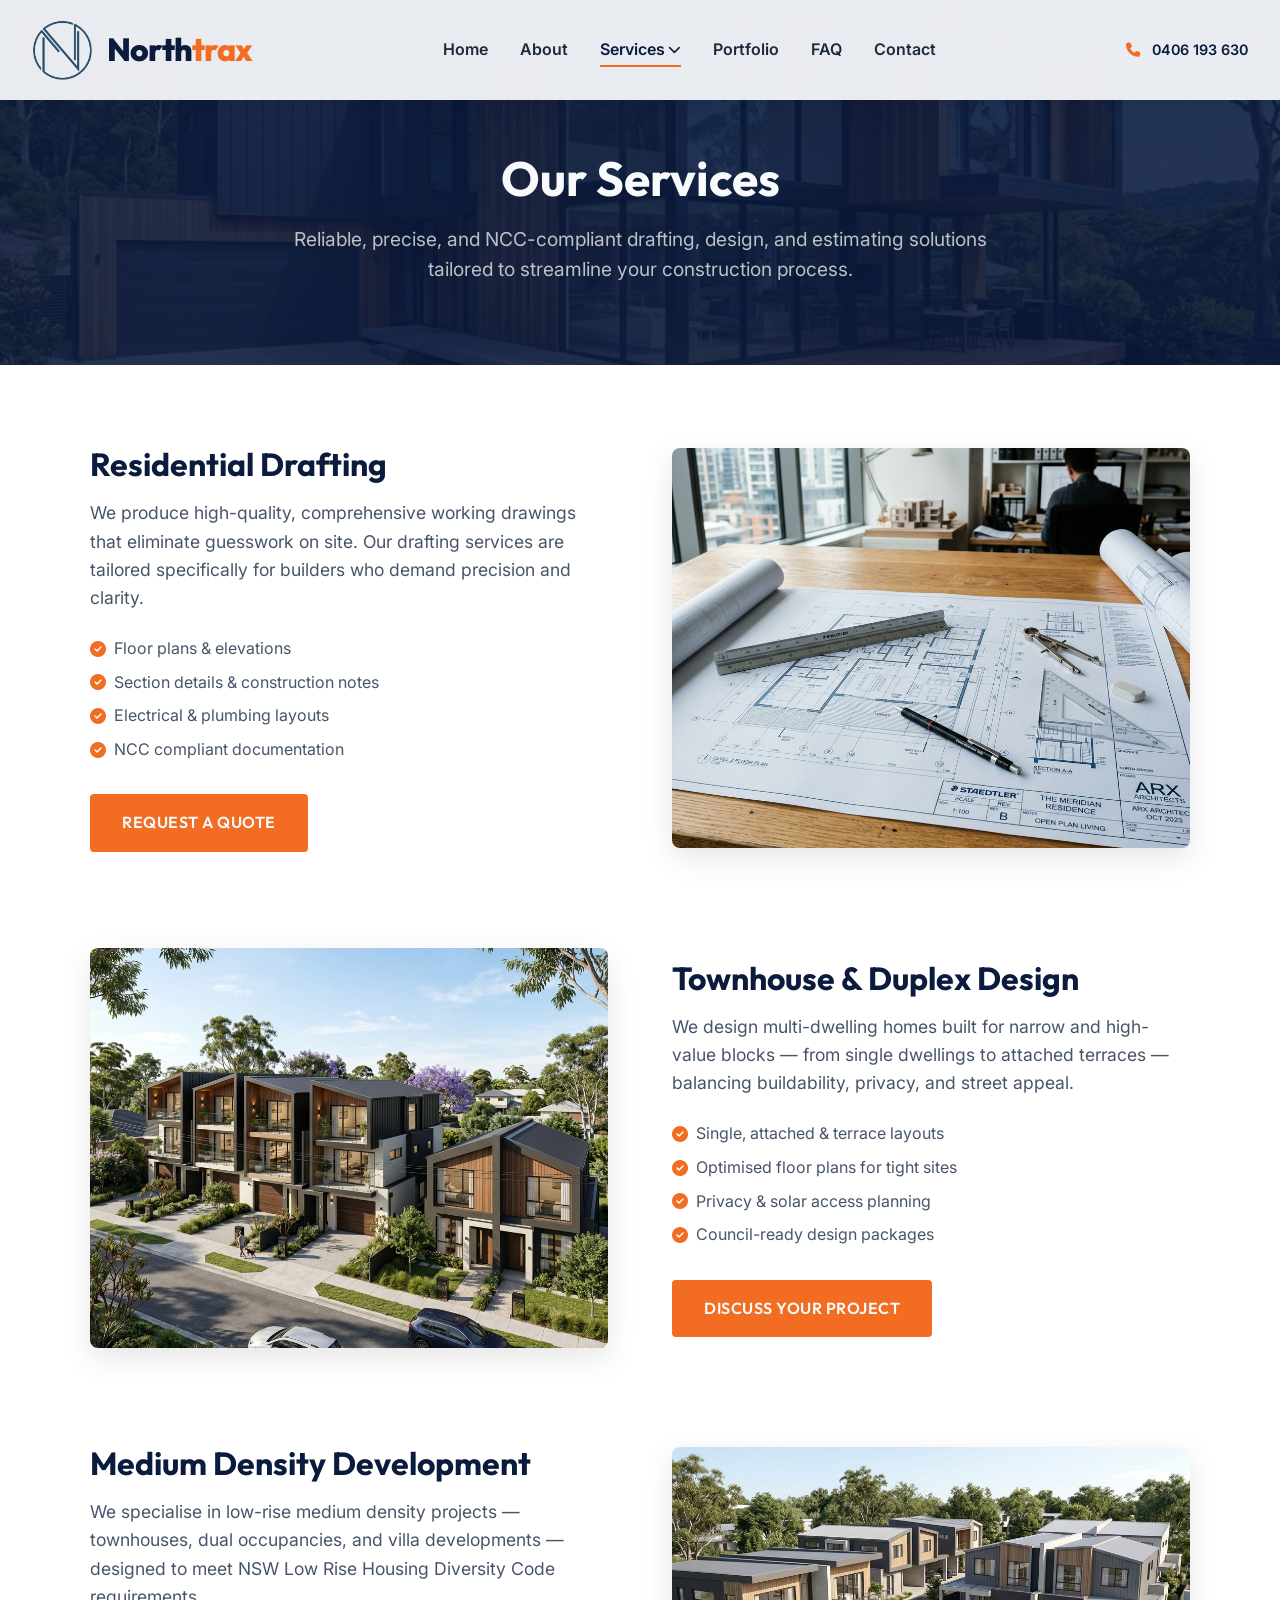
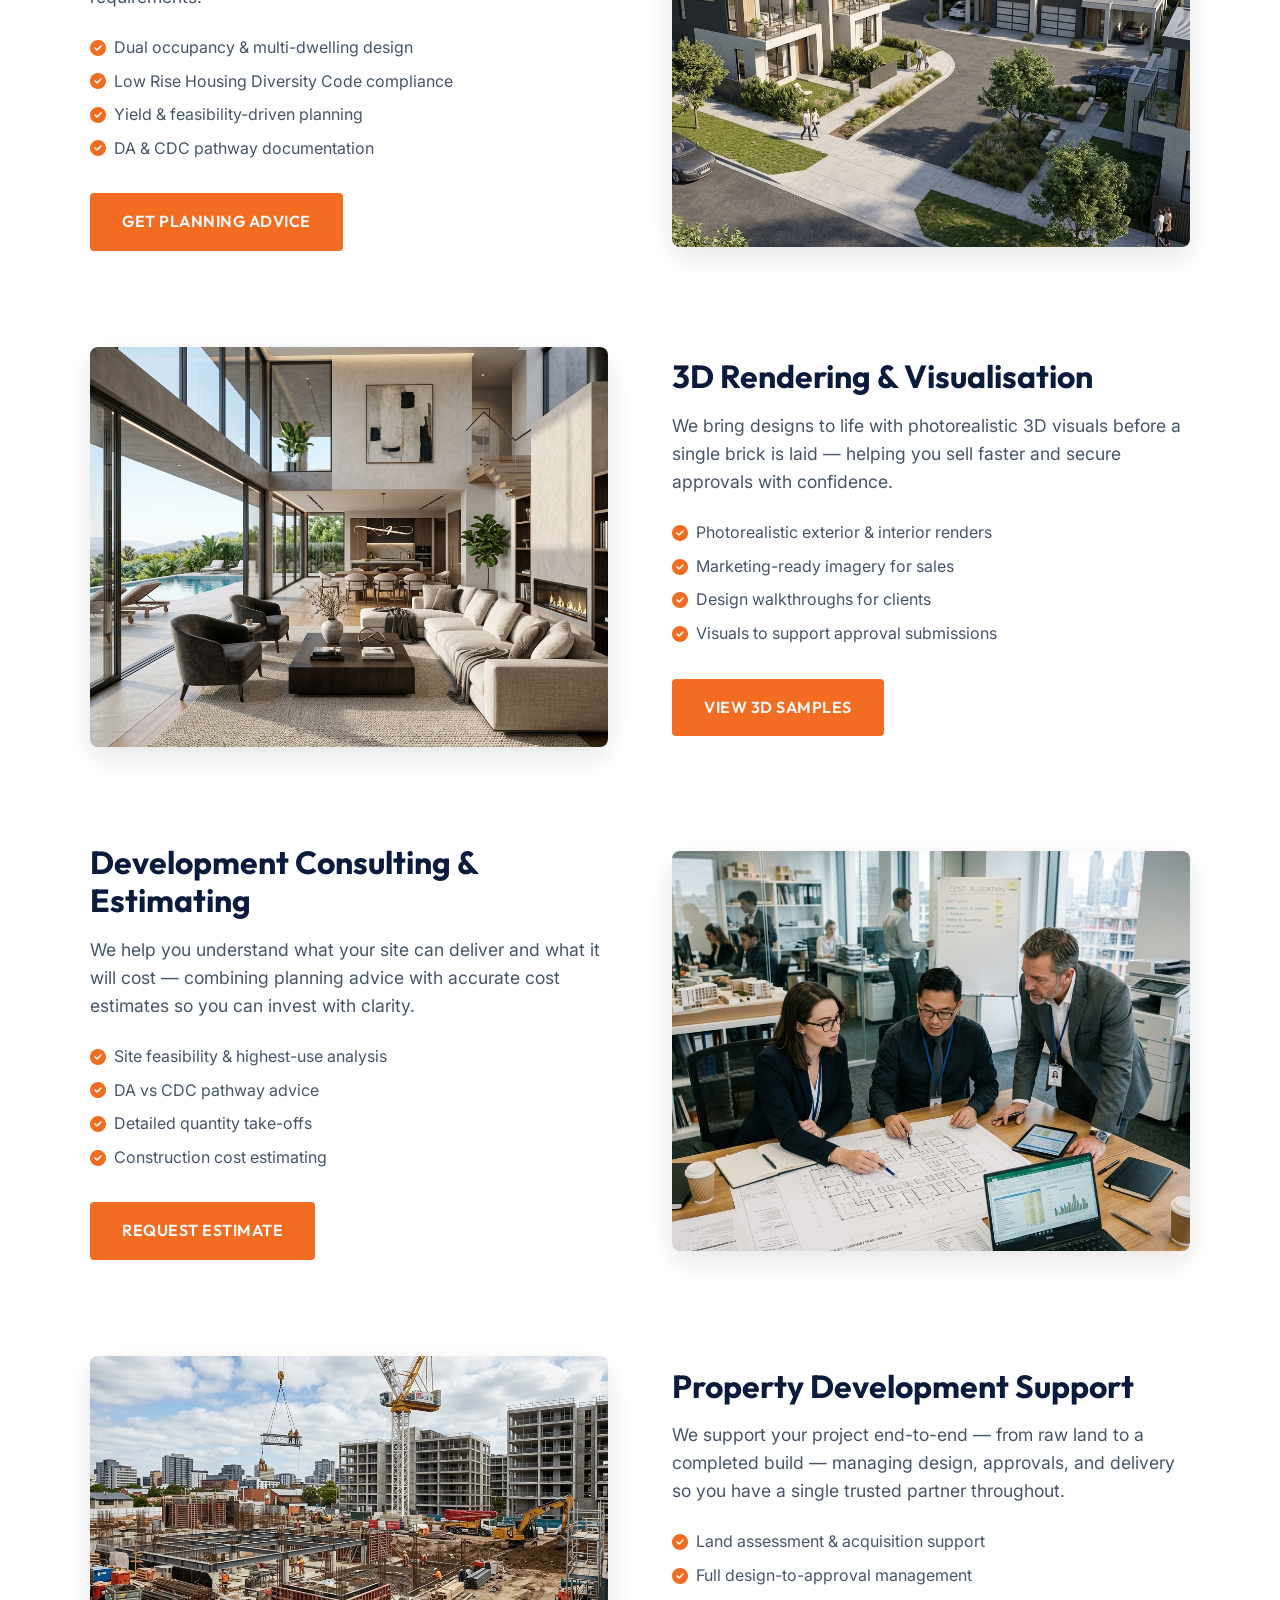
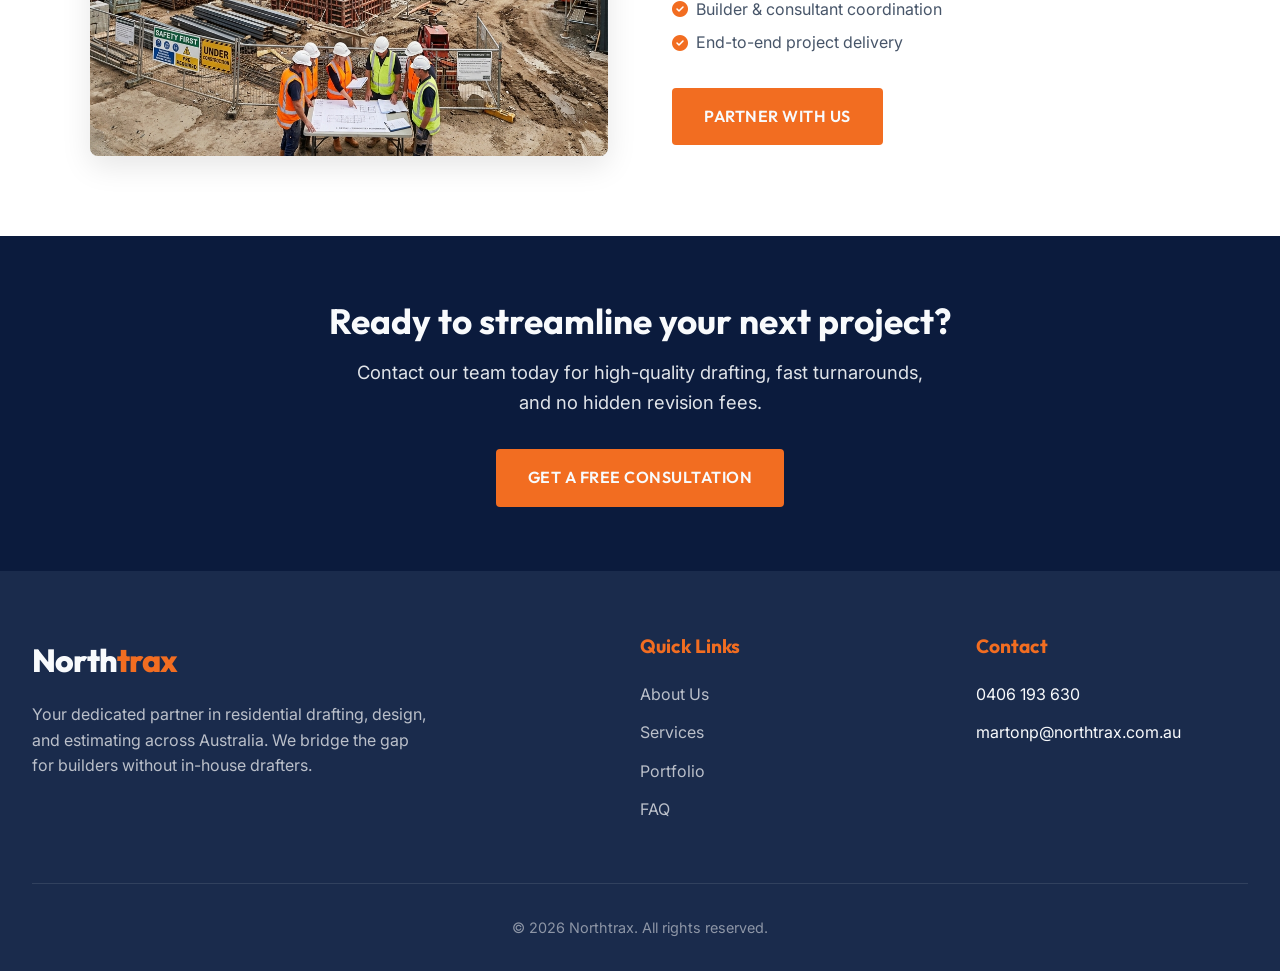
<file: services.html>
<!DOCTYPE html>
<html lang="en">
<head>
  <meta charset="UTF-8">
  <meta name="viewport" content="width=device-width, initial-scale=1.0">
  <title>Services | Northtrax Professional Drafting & Design</title>
  <meta name="description" content="Explore our detailed residential drafting, townhouse design, 3D rendering, and estimating services for Australian builders.">
  
  <!-- Fonts -->
  <link rel="preconnect" href="https://fonts.googleapis.com">
  <link rel="preconnect" href="https://fonts.gstatic.com" crossorigin>
  <link href="https://fonts.googleapis.com/css2?family=Inter:wght@400;500;600&family=Outfit:wght@400;600;700;800&display=swap" rel="stylesheet">
  
  <!-- Icons -->
  <link rel="stylesheet" href="https://cdnjs.cloudflare.com/ajax/libs/font-awesome/6.4.0/css/all.min.css">
  
  <!-- CSS -->
  <link rel="stylesheet" href="styles.css">
</head>
<body>

  <!-- Header -->
  <header>
    <div class="nav-container">
      <a href="index.html" class="logo" style="display: flex; align-items: center; gap: 15px;">
        <img src="assets/logo.png" alt="Northtrax Logo" style="height: 60px; width: auto;">
        <div style="display: inline-block;">North<span>trax</span></div>
      </a>
      
      <nav class="nav-links">
        <a href="index.html">Home</a>
        <a href="index.html#about">About</a>
        <div class="nav-dropdown">
          <a href="services.html" class="dropdown-toggle active">Services <i class="fa-solid fa-chevron-down" style="font-size: 0.8em; margin-left: 3px;"></i></a>
          <div class="dropdown-menu">
            <a href="#srv-drafting">Residential Drafting</a>
            <a href="#srv-townhouse-duplex">Townhouse & Duplex Design</a>
            <a href="#srv-medium-density">Medium Density Development</a>
            <a href="#srv-3d-rendering">3D Rendering & Visualisation</a>
            <a href="#srv-consulting-estimating">Consulting & Estimating</a>
            <a href="#srv-property-development">Property Development Support</a>
          </div>
        </div>
        <a href="portfolio.html">Portfolio</a>
        <a href="faq.html">FAQ</a>
        <a href="index.html#contact">Contact</a>
      </nav>

      <div class="contact-info-top">
        <span><i class="fa-solid fa-phone"></i> 0406 193 630</span>
      </div>

      <div class="mobile-menu-btn">
        <i class="fa-solid fa-bars"></i>
      </div>
    </div>
  </header>

  <!-- Page Header -->
  <section class="page-header" style="background-image: url('assets/hero_bg_1779926482431.png'); background-size: cover; background-position: center; position: relative;">
    <div style="position: absolute; top:0; left:0; width:100%; height:100%; background: rgba(11,27,61,0.88); z-index: 1;"></div>
    <div class="container" style="position: relative; z-index: 2;">
      <h1 class="reveal">Our Services</h1>
      <p class="reveal" style="max-width: 700px; margin: 0 auto; font-size: 1.2rem; opacity: 0.9;">Reliable, precise, and NCC-compliant drafting, design, and estimating solutions tailored to streamline your construction process.</p>
    </div>
  </section>

  <!-- Services Detailed Content -->
  <section class="bg-white" style="padding: 5rem 0;">
    <div class="container">
      <div class="services-list" style="max-width: 1100px; margin: 0 auto;">
        
        <!-- Service 1: Residential Drafting -->
        <div id="srv-drafting" class="service-item reveal">
          <div class="service-content">
            <h3>Residential Drafting</h3>
            <p>We produce high-quality, comprehensive working drawings that eliminate guesswork on site. Our drafting services are tailored specifically for builders who demand precision and clarity.</p>
            <ul class="service-list">
              <li><i class="fa-solid fa-check-circle"></i> Floor plans & elevations</li>
              <li><i class="fa-solid fa-check-circle"></i> Section details & construction notes</li>
              <li><i class="fa-solid fa-check-circle"></i> Electrical & plumbing layouts</li>
              <li><i class="fa-solid fa-check-circle"></i> NCC compliant documentation</li>
            </ul>
            <a href="index.html#contact" class="btn btn-primary" style="margin-top: 1.5rem; display: inline-block;">Request a Quote</a>
          </div>
          <div class="service-img">
            <img src="assets/srv_drafting_1781744736306.png" alt="Residential Drafting">
          </div>
        </div>

        <!-- Service 2: Townhouse & Duplex Design -->
        <div id="srv-townhouse-duplex" class="service-item reveal">
          <div class="service-content">
            <h3>Townhouse & Duplex Design</h3>
            <p>We design multi-dwelling homes built for narrow and high-value blocks — from single dwellings to attached terraces — balancing buildability, privacy, and street appeal.</p>
            <ul class="service-list">
              <li><i class="fa-solid fa-check-circle"></i> Single, attached & terrace layouts</li>
              <li><i class="fa-solid fa-check-circle"></i> Optimised floor plans for tight sites</li>
              <li><i class="fa-solid fa-check-circle"></i> Privacy & solar access planning</li>
              <li><i class="fa-solid fa-check-circle"></i> Council-ready design packages</li>
            </ul>
            <a href="index.html#contact" class="btn btn-primary" style="margin-top: 1.5rem; display: inline-block;">Discuss Your Project</a>
          </div>
          <div class="service-img">
            <img src="assets/srv_townhouse_1781744755090.png" alt="Townhouse & Duplex Design">
          </div>
        </div>

        <!-- Service 3: Medium Density Development -->
        <div id="srv-medium-density" class="service-item reveal">
          <div class="service-content">
            <h3>Medium Density Development</h3>
            <p>We specialise in low-rise medium density projects — townhouses, dual occupancies, and villa developments — designed to meet NSW Low Rise Housing Diversity Code requirements.</p>
            <ul class="service-list">
              <li><i class="fa-solid fa-check-circle"></i> Dual occupancy & multi-dwelling design</li>
              <li><i class="fa-solid fa-check-circle"></i> Low Rise Housing Diversity Code compliance</li>
              <li><i class="fa-solid fa-check-circle"></i> Yield & feasibility-driven planning</li>
              <li><i class="fa-solid fa-check-circle"></i> DA & CDC pathway documentation</li>
            </ul>
            <a href="index.html#contact" class="btn btn-primary" style="margin-top: 1.5rem; display: inline-block;">Get Planning Advice</a>
          </div>
          <div class="service-img">
            <img src="assets/srv_medium_density_1781744768764.png" alt="Medium Density Development">
          </div>
        </div>

        <!-- Service 4: 3D Rendering & Visualisation -->
        <div id="srv-3d-rendering" class="service-item reveal">
          <div class="service-content">
            <h3>3D Rendering & Visualisation</h3>
            <p>We bring designs to life with photorealistic 3D visuals before a single brick is laid — helping you sell faster and secure approvals with confidence.</p>
            <ul class="service-list">
              <li><i class="fa-solid fa-check-circle"></i> Photorealistic exterior & interior renders</li>
              <li><i class="fa-solid fa-check-circle"></i> Marketing-ready imagery for sales</li>
              <li><i class="fa-solid fa-check-circle"></i> Design walkthroughs for clients</li>
              <li><i class="fa-solid fa-check-circle"></i> Visuals to support approval submissions</li>
            </ul>
            <a href="index.html#contact" class="btn btn-primary" style="margin-top: 1.5rem; display: inline-block;">View 3D Samples</a>
          </div>
          <div class="service-img">
            <img src="assets/srv_3d_render_1781744783478.png" alt="3D Rendering & Visualisation">
          </div>
        </div>

        <!-- Service 5: Development Consulting & Estimating -->
        <div id="srv-consulting-estimating" class="service-item reveal">
          <div class="service-content">
            <h3>Development Consulting & Estimating</h3>
            <p>We help you understand what your site can deliver and what it will cost — combining planning advice with accurate cost estimates so you can invest with clarity.</p>
            <ul class="service-list">
              <li><i class="fa-solid fa-check-circle"></i> Site feasibility & highest-use analysis</li>
              <li><i class="fa-solid fa-check-circle"></i> DA vs CDC pathway advice</li>
              <li><i class="fa-solid fa-check-circle"></i> Detailed quantity take-offs</li>
              <li><i class="fa-solid fa-check-circle"></i> Construction cost estimating</li>
            </ul>
            <a href="index.html#contact" class="btn btn-primary" style="margin-top: 1.5rem; display: inline-block;">Request Estimate</a>
          </div>
          <div class="service-img">
            <img src="assets/srv_consulting_1781744797704.png" alt="Development Consulting & Estimating">
          </div>
        </div>

        <!-- Service 6: Property Development -->
        <div id="srv-property-development" class="service-item reveal" style="margin-bottom: 0;">
          <div class="service-content">
            <h3>Property Development Support</h3>
            <p>We support your project end-to-end — from raw land to a completed build — managing design, approvals, and delivery so you have a single trusted partner throughout.</p>
            <ul class="service-list">
              <li><i class="fa-solid fa-check-circle"></i> Land assessment & acquisition support</li>
              <li><i class="fa-solid fa-check-circle"></i> Full design-to-approval management</li>
              <li><i class="fa-solid fa-check-circle"></i> Builder & consultant coordination</li>
              <li><i class="fa-solid fa-check-circle"></i> End-to-end project delivery</li>
            </ul>
            <a href="index.html#contact" class="btn btn-primary" style="margin-top: 1.5rem; display: inline-block;">Partner With Us</a>
          </div>
          <div class="service-img">
            <img src="assets/srv_property_dev_1781744816630.png" alt="Property Development Support">
          </div>
        </div>

      </div>
    </div>
  </section>

  <!-- CTA Section -->
  <section class="bg-navy" style="padding: 4rem 0; text-align: center;">
    <div class="container">
      <h2 style="font-size: 2.2rem; margin-bottom: 1rem;">Ready to streamline your next project?</h2>
      <p style="font-size: 1.15rem; max-width: 600px; margin: 0 auto 2rem; opacity: 0.9;">Contact our team today for high-quality drafting, fast turnarounds, and no hidden revision fees.</p>
      <a href="index.html#contact" class="btn btn-primary">Get a Free Consultation</a>
    </div>
  </section>

  <!-- Footer -->
  <footer>
    <div class="container">
      <div class="footer-grid">
        <div class="footer-about">
          <a href="index.html" class="logo" style="color: var(--text-light);">North<span>trax</span></a>
          <p>Your dedicated partner in residential drafting, design, and estimating across Australia. We bridge the gap for builders without in-house drafters.</p>
        </div>
        <div class="footer-links">
          <h4>Quick Links</h4>
          <ul>
            <li><a href="index.html#about">About Us</a></li>
            <li><a href="services.html">Services</a></li>
            <li><a href="portfolio.html">Portfolio</a></li>
            <li><a href="faq.html">FAQ</a></li>
          </ul>
        </div>
        <div class="footer-links">
          <h4>Contact</h4>
          <ul>
            <li>0406 193 630</li>
            <li>martonp@northtrax.com.au</li>
          </ul>
        </div>
      </div>
      <div class="footer-bottom">
        <p>&copy; 2026 Northtrax. All rights reserved.</p>
      </div>
    </div>
  </footer>

  <script src="script.js"></script>
</body>
</html>
</file>
<file: styles.css>
:root {
  --primary-navy: #0B1B3D;
  --primary-navy-light: #1A2B4C;
  --accent-orange: #F26D21;
  --accent-gold: #D4AF37;
  --bg-light: #F5F7FA;
  --bg-white: #FFFFFF;
  --text-dark: #1E293B;
  --text-gray: #475569;
  --text-light: #F8FAFC;
  --border-light: #E2E8F0;
  
  --font-main: 'Inter', system-ui, -apple-system, sans-serif;
  --font-heading: 'Outfit', system-ui, -apple-system, sans-serif;
  
  --transition-fast: 0.2s ease;
  --transition-normal: 0.4s ease;
}

* {
  margin: 0;
  padding: 0;
  box-sizing: border-box;
}

html {
  scroll-behavior: smooth;
}

[id] {
  scroll-margin-top: 180px !important;
}

body {
  font-family: var(--font-main);
  color: var(--text-dark);
  background-color: var(--bg-light);
  line-height: 1.6;
  overflow-x: hidden;
}

h1, h2, h3, h4, h5, h6 {
  font-family: var(--font-heading);
  font-weight: 700;
  line-height: 1.2;
}

a {
  text-decoration: none;
  color: inherit;
}

ul {
  list-style: none;
}

img {
  max-width: 100%;
  height: auto;
  display: block;
}

/* Utilities */
.container {
  width: 100%;
  max-width: 1280px;
  margin: 0 auto;
  padding: 0 2rem;
}

.text-center { text-align: center; }
.text-orange { color: var(--accent-orange); }
.bg-navy { background-color: var(--primary-navy); color: var(--text-light); }
.bg-white { background-color: var(--bg-white); }
.bg-light { background-color: var(--bg-light); }

.btn {
  display: inline-block;
  padding: 1rem 2rem;
  font-weight: 600;
  border-radius: 4px;
  transition: var(--transition-normal);
  cursor: pointer;
  border: none;
  font-family: var(--font-heading);
  text-transform: uppercase;
  letter-spacing: 0.5px;
}

.btn-primary {
  background-color: var(--accent-orange);
  color: var(--text-light);
}

.btn-primary:hover {
  background-color: #d15a1a;
  transform: translateY(-2px);
  box-shadow: 0 4px 12px rgba(242, 109, 33, 0.3);
}

.btn-outline {
  background-color: transparent;
  color: var(--primary-navy);
  border: 2px solid var(--primary-navy);
}

.btn-outline:hover {
  background-color: var(--primary-navy);
  color: var(--text-light);
}

.btn-outline-light {
  background-color: transparent;
  color: var(--text-light);
  border: 2px solid var(--text-light);
}

.btn-outline-light:hover {
  background-color: var(--text-light);
  color: var(--primary-navy);
}

.section-title {
  font-size: 2.5rem;
  margin-bottom: 1rem;
  color: var(--primary-navy);
  position: relative;
  display: inline-block;
}

.section-title::after {
  content: '';
  position: absolute;
  bottom: -10px;
  left: 0;
  width: 60px;
  height: 4px;
  background-color: var(--accent-orange);
  border-radius: 2px;
}

.section-title::after, .section-title.center::after {
  left: 0 !important;
  transform: none !important;
}

.bg-navy .section-title {
  color: var(--text-light);
}

section {
  padding: 6rem 0;
}

/* Animations */
.reveal {
  opacity: 0;
  transform: translateY(30px);
  transition: all 0.8s ease;
}

.reveal.active {
  opacity: 1;
  transform: translateY(0);
}

/* Header & Nav */
header {
  position: fixed;
  top: 0;
  left: 0;
  width: 100%;
  z-index: 1000;
  background-color: rgba(245, 247, 250, 0.95);
  backdrop-filter: blur(10px);
  box-shadow: 0 2px 10px rgba(0, 0, 0, 0.05);
  transition: var(--transition-normal);
}

header.scrolled {
  padding: 0.5rem 0;
}

.nav-container {
  display: flex;
  justify-content: space-between;
  align-items: center;
  padding: 1.25rem 2rem;
  max-width: 1280px;
  margin: 0 auto;
}

.logo {
  font-family: var(--font-heading);
  font-size: 2rem;
  font-weight: 800;
  color: var(--primary-navy);
  letter-spacing: -1px;
}

.logo span {
  color: var(--accent-orange);
}

.nav-links {
  display: flex;
  gap: 2rem;
}

.nav-links a {
  font-weight: 600;
  color: var(--text-dark);
  transition: var(--transition-fast);
  position: relative;
}

.nav-links a::after {
  content: '';
  position: absolute;
  bottom: -4px;
  left: 0;
  width: 0;
  height: 2px;
  background-color: var(--accent-orange);
  transition: var(--transition-fast);
}

.nav-links a:hover::after, .nav-links a.active::after {
  width: 100%;
}

.nav-links a:hover, .nav-links a.active {
  color: var(--primary-navy);
}

/* Dropdown Menu */
.nav-dropdown {
  position: relative;
  display: flex;
  align-items: center;
}

.dropdown-toggle {
  display: flex;
  align-items: center;
}

.dropdown-menu {
  position: absolute;
  top: 100%;
  left: 0;
  min-width: 270px;
  background: var(--bg-white);
  box-shadow: 0 15px 35px rgba(11, 27, 61, 0.15);
  border-radius: 8px;
  padding: 0.5rem 0;
  opacity: 0;
  visibility: hidden;
  transform: translateY(12px);
  transition: all 0.3s cubic-bezier(0.16, 1, 0.3, 1);
  z-index: 1000;
  border: 1px solid var(--border-light);
}

.nav-dropdown:hover .dropdown-menu {
  opacity: 1;
  visibility: visible;
  transform: translateY(0);
}

.dropdown-menu a {
  display: block;
  padding: 0.8rem 1.5rem;
  color: var(--text-dark) !important;
  font-size: 0.95rem;
  font-weight: 500 !important;
  transition: all 0.2s ease !important;
  border-bottom: 1px solid rgba(0,0,0,0.04);
  white-space: nowrap;
}

.dropdown-menu a:last-child {
  border-bottom: none;
}

.dropdown-menu a::after {
  display: none !important;
}

.dropdown-menu a:hover {
  background-color: #F8FAFC;
  color: var(--accent-orange) !important;
  padding-left: 1.85rem;
}

.contact-info-top {
  display: flex;
  gap: 1.5rem;
  align-items: center;
  font-size: 0.9rem;
  font-weight: 600;
  color: var(--primary-navy);
}

.contact-info-top i {
  color: var(--accent-orange);
  margin-right: 0.5rem;
}

.mobile-menu-btn {
  display: none;
  font-size: 1.5rem;
  cursor: pointer;
  color: var(--primary-navy);
}

/* Hero Section */
.hero {
  height: 100vh;
  min-height: 600px;
  background-size: cover;
  background-position: center;
  position: relative;
  display: flex;
  align-items: center;
  margin-top: 0;
  padding-top: 80px;
}

.hero::before {
  content: '';
  position: absolute;
  top: 0;
  left: 0;
  width: 100%;
  height: 100%;
  background: linear-gradient(90deg, rgba(11, 27, 61, 0.9) 0%, rgba(11, 27, 61, 0.4) 100%);
}

.hero-content {
  position: relative;
  z-index: 10;
  max-width: 700px;
  color: var(--text-light);
}

.hero h1 {
  font-size: 4rem;
  margin-bottom: 1.5rem;
  line-height: 1.1;
}

.hero p {
  font-size: 1.25rem;
  margin-bottom: 2rem;
  opacity: 0.9;
}

.hero-btns {
  display: flex;
  gap: 1rem;
}

/* Grid Layouts */
.grid-2 {
  display: grid;
  grid-template-columns: 1fr 1fr;
  gap: 4rem;
  align-items: center;
}

.grid-3 {
  display: grid;
  grid-template-columns: repeat(3, 1fr);
  gap: 2rem;
}

.grid-4 {
  display: grid;
  grid-template-columns: repeat(4, 1fr);
  gap: 2rem;
}

/* About Section */
.about-img {
  border-radius: 8px;
  box-shadow: 0 20px 40px rgba(0,0,0,0.1);
  position: relative;
}

.about-img::after {
  content: '';
  position: absolute;
  bottom: -20px;
  right: -20px;
  width: 200px;
  height: 200px;
  background-color: var(--accent-orange);
  z-index: -1;
  border-radius: 8px;
}

.about-text h2 {
  margin-bottom: 1.5rem;
}

.about-text p {
  margin-bottom: 1.5rem;
  color: var(--text-gray);
  font-size: 1.1rem;
}

/* Our Expertise */
.expertise-card {
  background: var(--bg-white);
  padding: 3rem 2rem;
  border-radius: 8px;
  box-shadow: 0 4px 6px rgba(0,0,0,0.05);
  text-align: center;
  transition: var(--transition-normal);
  border-bottom: 4px solid transparent;
  cursor: pointer;
  height: 100%;
}

.expertise-card:hover {
  transform: translateY(-10px);
  box-shadow: 0 20px 40px rgba(0,0,0,0.1);
  border-bottom-color: var(--accent-orange);
}

.expertise-icon {
  font-size: 3rem;
  color: var(--primary-navy);
  margin-bottom: 1.5rem;
  transition: var(--transition-fast);
}

.expertise-card:hover .expertise-icon {
  color: var(--accent-orange);
  transform: scale(1.1);
}

.expertise-card h3 {
  margin-bottom: 1rem;
  font-size: 1.5rem;
}

/* Revision for your life */
.revision-section {
  position: relative;
  color: var(--text-light);
  overflow: hidden;
}

.revision-content {
  position: relative;
  z-index: 10;
}

.revision-box {
  background: rgba(255,255,255,0.1);
  backdrop-filter: blur(10px);
  padding: 4rem;
  border-radius: 8px;
  border: 1px solid rgba(255,255,255,0.2);
}

.revision-box h2 {
  color: var(--accent-orange);
}

.revision-features {
  margin-top: 2rem;
  display: grid;
  grid-template-columns: 1fr 1fr;
  gap: 1.5rem;
}

.revision-feature {
  display: flex;
  align-items: center;
  gap: 1rem;
}

.revision-feature i {
  color: var(--accent-orange);
  font-size: 1.5rem;
}

/* Services Detail Section */
.service-item {
  display: grid;
  grid-template-columns: 1fr 1fr;
  gap: 4rem;
  align-items: center;
  margin-bottom: 6rem;
}

.service-item:nth-child(even) {
  direction: rtl;
}

.service-item:nth-child(even) .service-content {
  direction: ltr;
}

.service-content h3 {
  font-size: 2rem;
  color: var(--primary-navy);
  margin-bottom: 1rem;
}

.service-content p {
  color: var(--text-gray);
  margin-bottom: 1.5rem;
  font-size: 1.1rem;
}

.service-list li {
  margin-bottom: 0.5rem;
  display: flex;
  align-items: center;
  gap: 0.5rem;
  color: var(--text-gray);
}

.service-list li i {
  color: var(--accent-orange);
}

.service-img {
  border-radius: 8px;
  overflow: hidden;
  box-shadow: 0 10px 30px rgba(0,0,0,0.1);
}

.service-img img {
  width: 100%;
  height: 400px;
  object-fit: cover;
  transition: transform 0.5s ease;
}

.service-item:hover .service-img img {
  transform: scale(1.05);
}

/* Portfolio Preview */
.portfolio-grid {
  display: grid;
  grid-template-columns: repeat(auto-fill, minmax(350px, 1fr));
  gap: 2rem;
  margin-top: 3rem;
}

/* Horizontal Project Slider */
.portfolio-slider-wrapper {
  position: relative;
  overflow: hidden;
  padding: 1rem 0 2rem;
}

.portfolio-slider {
  display: flex;
  gap: 2rem;
  overflow-x: auto;
  scroll-snap-type: x mandatory;
  padding-bottom: 1.5rem;
  -webkit-overflow-scrolling: touch;
}

.portfolio-slider::-webkit-scrollbar {
  height: 8px;
}

.portfolio-slider::-webkit-scrollbar-track {
  background: rgba(11, 27, 61, 0.06);
  border-radius: 4px;
}

.portfolio-slider::-webkit-scrollbar-thumb {
  background: var(--accent-orange);
  border-radius: 4px;
}

.portfolio-slider::-webkit-scrollbar-thumb:hover {
  background: #d55910;
}

.portfolio-slider .portfolio-item {
  flex: 0 0 380px;
  scroll-snap-align: start;
}

.slider-arrow {
  width: 48px;
  height: 48px;
  border-radius: 50%;
  background: var(--bg-white);
  border: 1px solid var(--border-light);
  color: var(--primary-navy);
  font-size: 1.1rem;
  display: flex;
  align-items: center;
  justify-content: center;
  cursor: pointer;
  transition: all 0.3s ease;
  box-shadow: 0 4px 10px rgba(0,0,0,0.05);
}

.slider-arrow:hover {
  background: var(--accent-orange);
  color: var(--text-light);
  border-color: var(--accent-orange);
  transform: translateY(-2px);
  box-shadow: 0 6px 15px rgba(242, 109, 33, 0.3);
}

@media (max-width: 768px) {
  .portfolio-slider .portfolio-item {
    flex: 0 0 85%;
  }
}

.portfolio-item {
  position: relative;
  border-radius: 8px;
  overflow: hidden;
  group;
  cursor: pointer;
}

.portfolio-item img {
  width: 100%;
  height: 300px;
  object-fit: cover;
  transition: transform 0.6s ease;
}

.portfolio-overlay {
  position: absolute;
  top: 0;
  left: 0;
  width: 100%;
  height: 100%;
  background: linear-gradient(to top, rgba(11, 27, 61, 0.9), transparent);
  display: flex;
  flex-direction: column;
  justify-content: flex-end;
  padding: 2rem;
  opacity: 0;
  transition: all 0.4s ease;
}

.portfolio-item:hover img {
  transform: scale(1.1);
}

.portfolio-item:hover .portfolio-overlay {
  opacity: 1;
}

.portfolio-overlay h3 {
  color: var(--text-light);
  margin-bottom: 0.5rem;
  transform: translateY(20px);
  transition: transform 0.4s ease;
}

.portfolio-overlay p {
  color: var(--accent-orange);
  font-weight: 600;
  transform: translateY(20px);
  transition: transform 0.4s ease 0.1s;
}

.portfolio-item:hover .portfolio-overlay h3,
.portfolio-item:hover .portfolio-overlay p {
  transform: translateY(0);
}

.view-all-wrapper {
  margin-top: 4rem;
  text-align: center;
}

/* Contact Section */
.contact-grid {
  display: grid;
  grid-template-columns: 1fr 2fr;
  gap: 4rem;
}

.contact-info {
  background: var(--primary-navy);
  color: var(--text-light);
  padding: 3rem;
  border-radius: 8px;
}

.contact-info h3 {
  margin-bottom: 2rem;
  font-size: 1.8rem;
}

.contact-detail {
  display: flex;
  align-items: flex-start;
  gap: 1rem;
  margin-bottom: 1.5rem;
}

.contact-detail i {
  color: var(--accent-orange);
  font-size: 1.5rem;
  margin-top: 0.2rem;
}

.contact-form {
  background: var(--bg-white);
  padding: 3rem;
  border-radius: 8px;
  box-shadow: 0 10px 30px rgba(0,0,0,0.05);
}

.form-group {
  margin-bottom: 1.5rem;
}

.form-group label {
  display: block;
  margin-bottom: 0.5rem;
  font-weight: 600;
  color: var(--primary-navy);
}

.form-control {
  width: 100%;
  padding: 1rem;
  border: 1px solid var(--border-light);
  border-radius: 4px;
  font-family: inherit;
  font-size: 1rem;
  transition: var(--transition-fast);
}

.form-control:focus {
  outline: none;
  border-color: var(--accent-orange);
  box-shadow: 0 0 0 3px rgba(242, 109, 33, 0.1);
}

textarea.form-control {
  resize: vertical;
  min-height: 150px;
}

/* Footer */
footer {
  background: var(--primary-navy-light);
  color: var(--text-light);
  padding: 4rem 0 2rem;
}

.footer-grid {
  display: grid;
  grid-template-columns: 2fr 1fr 1fr;
  gap: 4rem;
  margin-bottom: 3rem;
}

.footer-about p {
  color: rgba(255,255,255,0.7);
  margin-top: 1rem;
  max-width: 400px;
}

.footer-links h4 {
  font-size: 1.2rem;
  margin-bottom: 1.5rem;
  color: var(--accent-orange);
}

.footer-links ul li {
  margin-bottom: 0.8rem;
}

.footer-links a {
  color: rgba(255,255,255,0.7);
  transition: var(--transition-fast);
}

.footer-links a:hover {
  color: var(--accent-orange);
  padding-left: 5px;
}

.footer-bottom {
  text-align: center;
  padding-top: 2rem;
  border-top: 1px solid rgba(255,255,255,0.1);
  color: rgba(255,255,255,0.5);
  font-size: 0.9rem;
}

/* Page Header (for subpages) */
.page-header {
  padding: 150px 0 80px;
  background: var(--primary-navy);
  color: var(--text-light);
  text-align: center;
}

.page-header h1 {
  font-size: 3rem;
  margin-bottom: 1rem;
}

.page-header p {
  font-size: 1.2rem;
  color: rgba(255,255,255,0.8);
  max-width: 600px;
  margin: 0 auto;
}

/* FAQ Accordion */
.faq-container {
  max-width: 800px;
  margin: 0 auto;
}

.accordion-item {
  background: var(--bg-white);
  border-radius: 8px;
  margin-bottom: 0.5rem;
  box-shadow: 0 4px 6px rgba(0,0,0,0.05);
  overflow: hidden;
}

.accordion-header {
  padding: 0.8rem 1.5rem;
  cursor: pointer;
  display: flex;
  justify-content: space-between;
  align-items: center;
  font-weight: 600;
  font-size: 1.1rem;
  color: var(--primary-navy);
  transition: var(--transition-fast);
}

.accordion-header:hover {
  color: var(--accent-orange);
}

.accordion-header i {
  transition: transform 0.3s ease;
}

.accordion-item.active .accordion-header i {
  transform: rotate(180deg);
  color: var(--accent-orange);
}

.accordion-content {
  padding: 0 2rem;
  display: grid;
  grid-template-rows: 0fr;
  transition: grid-template-rows 0.4s ease-out, padding 0.4s ease-out;
  color: var(--text-gray);
}

.accordion-item.active .accordion-content {
  grid-template-rows: 1fr;
  padding: 1.5rem 2rem 2rem;
}

.accordion-content > div {
  overflow: hidden;
  min-height: 0;
}

/* Responsive */
@media (max-width: 1024px) {
  .hero h1 { font-size: 3rem; }
  .grid-4 { grid-template-columns: repeat(2, 1fr); }
  .service-item, .service-item:nth-child(even) {
    grid-template-columns: 1fr;
    gap: 2rem;
    direction: ltr;
  }
}

@media (max-width: 768px) {
  .nav-links, .contact-info-top {
    display: none;
  }
  
  .mobile-menu-btn {
    display: block;
  }
  
  .grid-2, .grid-3, .contact-grid, .footer-grid {
    grid-template-columns: 1fr;
  }
  
  .hero h1 { font-size: 2.5rem; }
  .section-title { font-size: 2rem; }
  
  /* Revision Section Mobile */
  .revision-box {
    padding: 2rem 1.5rem;
  }
  .revision-features {
    grid-template-columns: 1fr;
    gap: 1rem;
  }
  .revision-box p {
    font-size: 1.05rem !important;
  }
  
  /* Mobile Menu Active */
  .nav-links.active {
    display: flex;
    flex-direction: column;
    position: absolute;
    top: 100%;
    left: 0;
    width: 100%;
    background: var(--bg-white);
    padding: 2rem;
    box-shadow: 0 10px 20px rgba(0,0,0,0.1);
  }

  .nav-dropdown {
    width: 100%;
    flex-direction: column;
    align-items: flex-start;
  }
  
  .dropdown-menu {
    position: static;
    opacity: 1;
    visibility: visible;
    transform: none;
    box-shadow: none;
    border: none;
    background: transparent;
    padding: 0.5rem 0 0 1rem;
    min-width: 100%;
    display: none;
  }
  
  .nav-dropdown:hover .dropdown-menu {
    display: block;
  }
}

/* Service Slider Card */
.portfolio-slider .service-card {
  flex: 0 0 380px;
  scroll-snap-align: start;
  background: var(--bg-white);
  border-radius: 8px;
  overflow: hidden;
  box-shadow: 0 4px 15px rgba(0,0,0,0.05);
  display: flex;
  flex-direction: column;
  transition: transform 0.3s ease, box-shadow 0.3s ease;
  cursor: pointer;
}
@media (max-width: 768px) {
  .portfolio-slider .service-card {
    flex: 0 0 85%;
  }
}
.service-card:hover {
  transform: translateY(-5px);
  box-shadow: 0 10px 25px rgba(0,0,0,0.1);
}
.service-card img {
  width: 100%;
  height: 220px;
  object-fit: cover;
}
.service-card-content {
  padding: 1.5rem;
  flex: 1;
  display: flex;
  flex-direction: column;
}
.service-card-content h3 {
  font-size: 1.25rem;
  color: var(--primary-navy);
  margin-bottom: 0.5rem;
}
.service-card-content p {
  color: var(--text-gray);
  font-size: 0.95rem;
  margin: 0;
}
</file>
